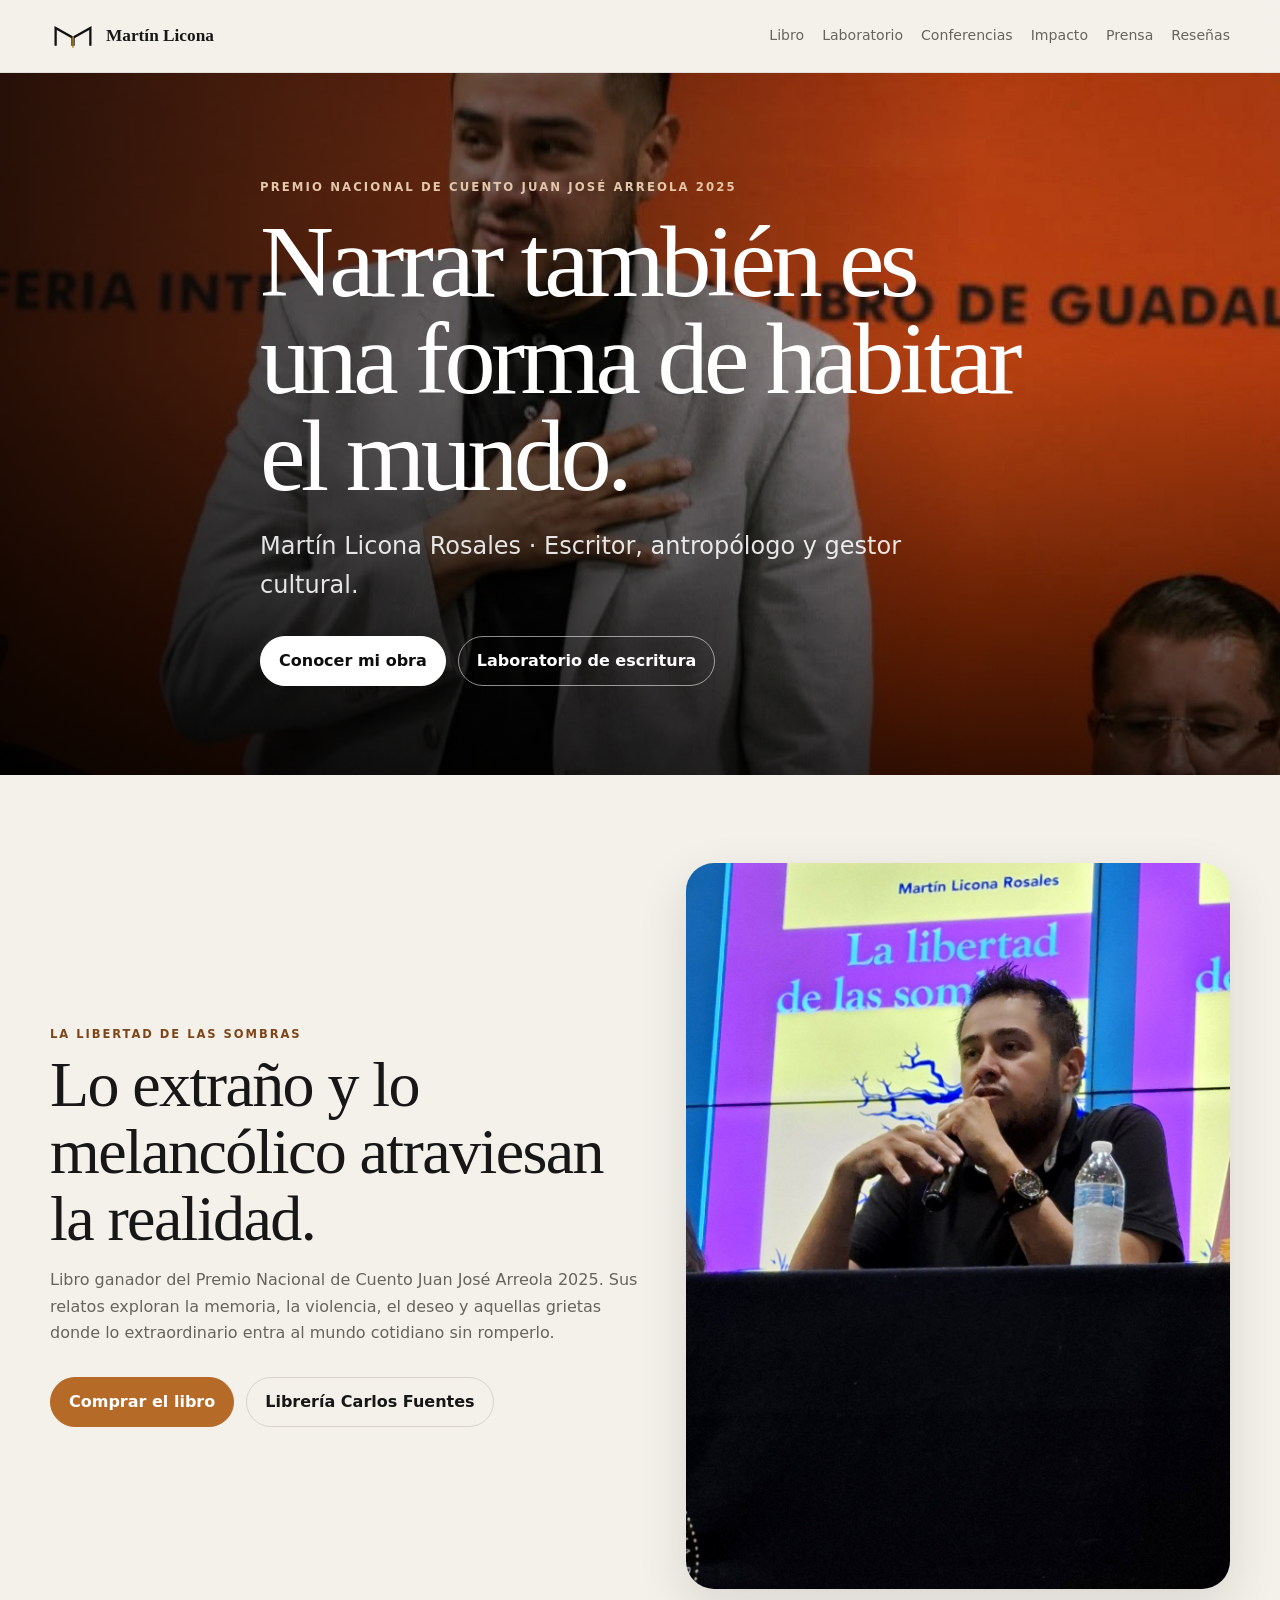
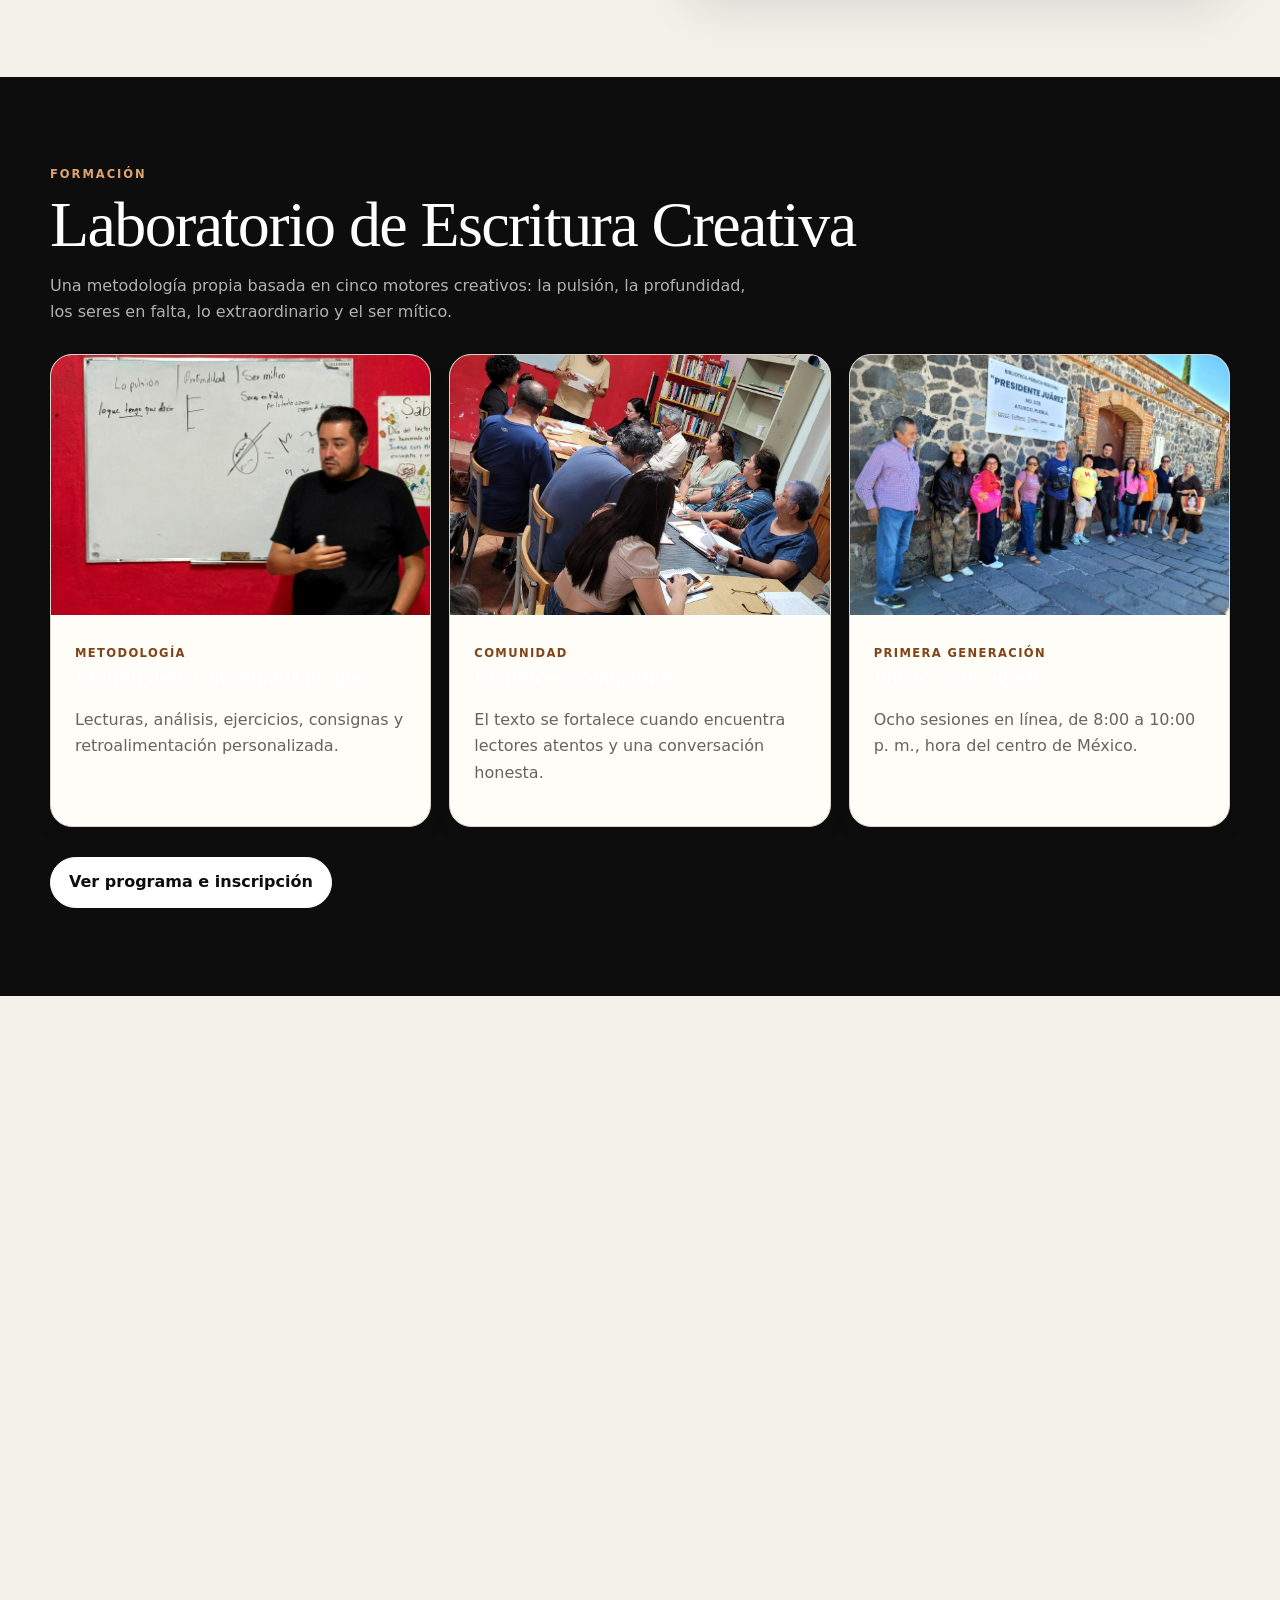
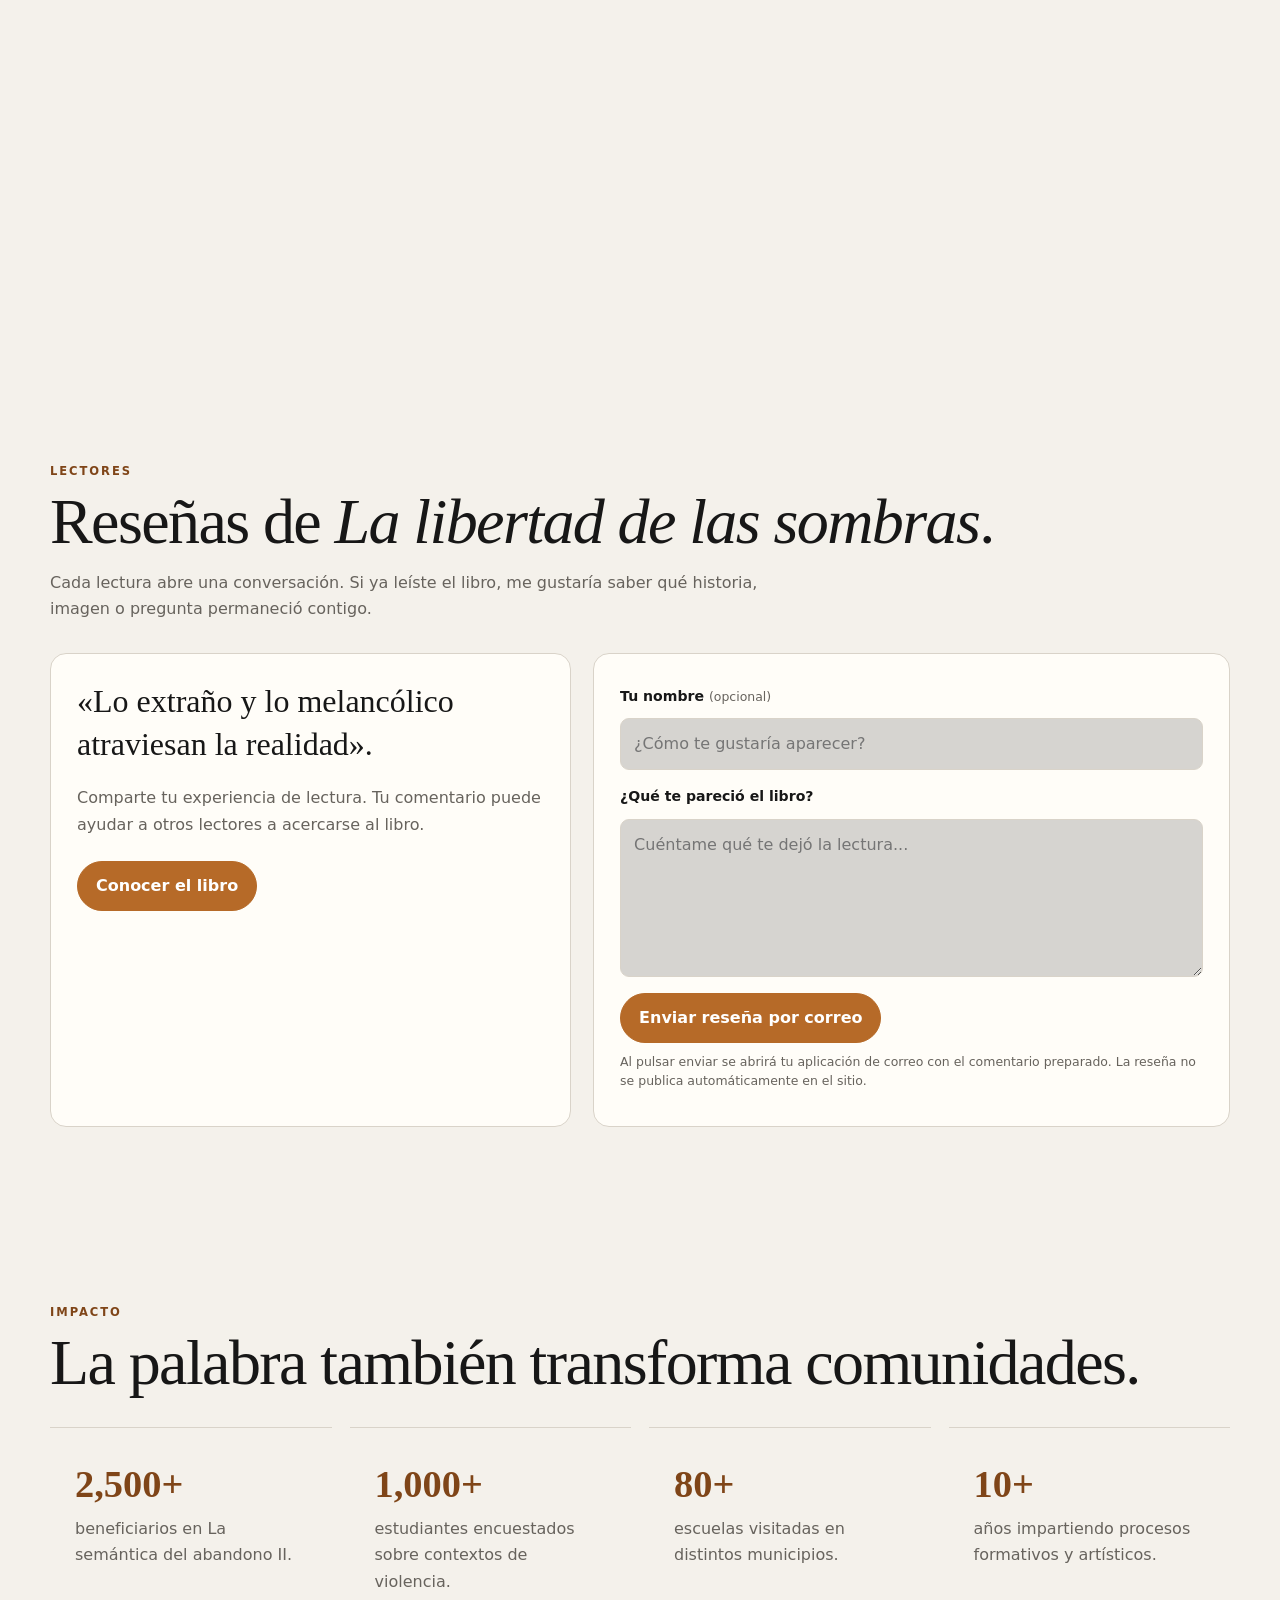
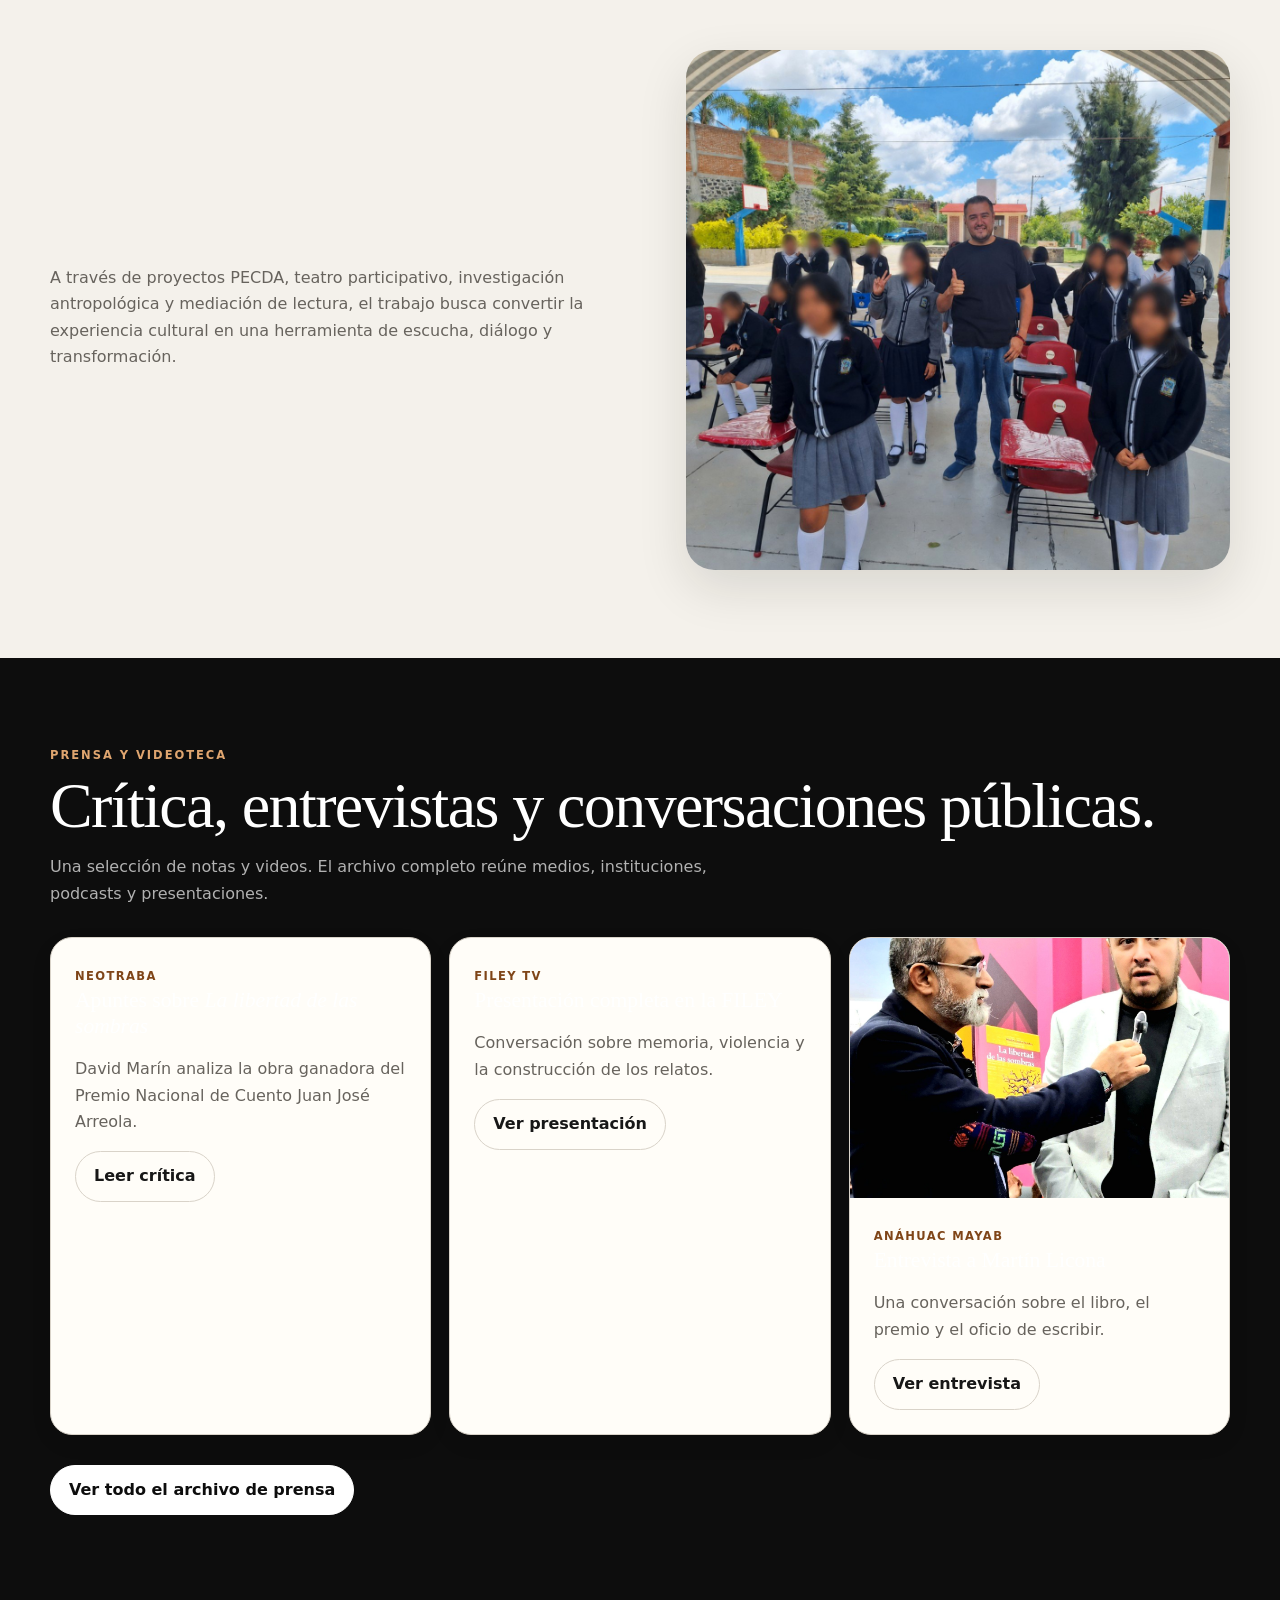
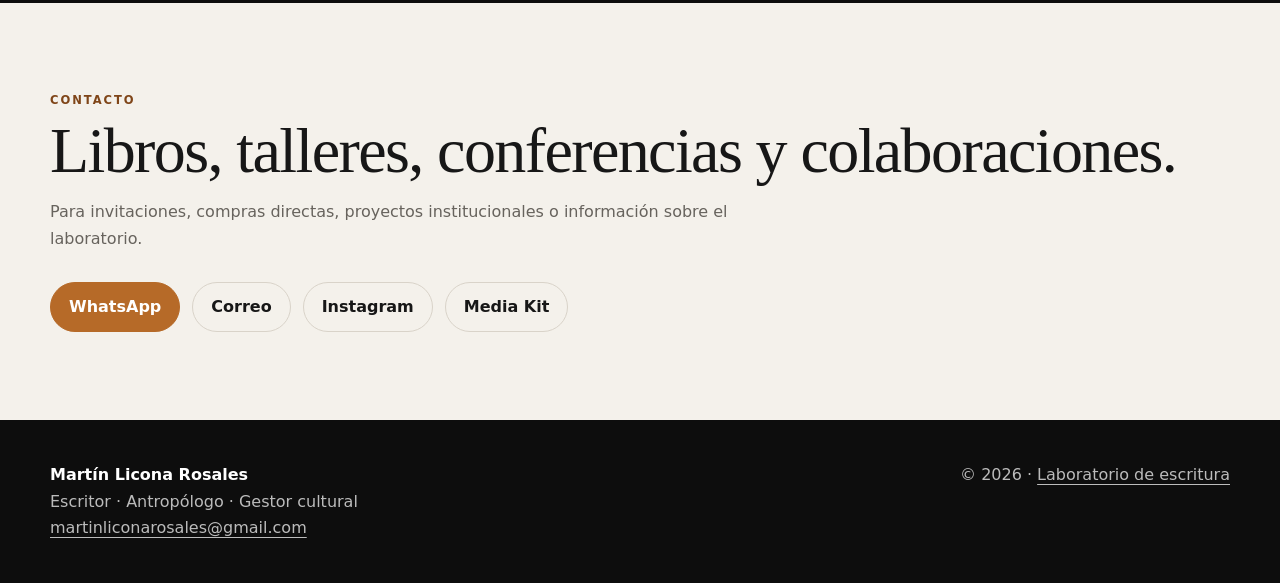
<file: index.html>
<!doctype html>
<html lang="es-MX">
<head>
<meta charset="utf-8">
<meta name="viewport" content="width=device-width, initial-scale=1">
<title>Martín Licona | Escritor, antropólogo y gestor cultural</title>
<meta name="description" content="Sitio oficial de Martín Licona Rosales, autor de La libertad de las sombras, Premio Nacional de Cuento Juan José Arreola 2025.">
<meta name="author" content="Martín Licona Rosales">
<meta name="robots" content="index, follow, max-image-preview:large">
<link rel="canonical" href="https://martinlicona.com/">
<link rel="icon" href="/favicon.svg" type="image/svg+xml">
<link rel="stylesheet" href="/style.css?v=20260730">

<meta property="og:type" content="website">
<meta property="og:locale" content="es_MX">
<meta property="og:site_name" content="Martín Licona">
<meta property="og:title" content="Martín Licona | Narrar también es una forma de habitar el mundo">
<meta property="og:description" content="Escritor, antropólogo y gestor cultural. Autor de La libertad de las sombras.">
<meta property="og:url" content="https://martinlicona.com/">
<meta property="og:image" content="https://martinlicona.com/hero-fil.jpg">

<script async src="https://www.googletagmanager.com/gtag/js?id=G-5NNXHSB6NN"></script>
<script>
window.dataLayer=window.dataLayer||[];
function gtag(){dataLayer.push(arguments);}
gtag('js',new Date());
gtag('config','G-5NNXHSB6NN');
</script>

<script type="application/ld+json">
{
  "@context":"https://schema.org",
  "@type":"Person",
  "name":"Martín Licona Rosales",
  "alternateName":"Martín Licona",
  "url":"https://martinlicona.com/",
  "image":"https://martinlicona.com/hero-fil.jpg",
  "jobTitle":["Escritor","Antropólogo","Gestor cultural"],
  "award":"Premio Nacional de Cuento Juan José Arreola 2025"
}
</script>
</head>
<body>

<header class="site-header">
  <div class="container nav">
    <a class="brand" href="/" aria-label="Martín Licona, inicio"><img src="/logo-martin-licona.svg" alt="" width="48" height="32"><span>Martín Licona</span></a>
    <button class="menu-toggle" aria-label="Abrir menú">Menú</button>
    <nav class="nav-links" aria-label="Navegación principal">
      <a href="#libro">Libro</a>
      <a href="/laboratorio.html">Laboratorio</a>
      <a href="#conferencias">Conferencias</a>
      <a href="#impacto">Impacto</a>
      <a href="/prensa.html">Prensa</a>
     <a href="#resenas">Reseñas</a>
    </nav>
  </div>
</header>

<main>
<section class="hero">
  <img src="/hero-fil.jpg" alt="Martín Licona en la Feria Internacional del Libro de Guadalajara">
  <div class="container hero-content">
    <p class="eyebrow">Premio Nacional de Cuento Juan José Arreola 2025</p>
    <h1>Narrar también es una forma de habitar el mundo.</h1>
    <p class="hero-lead">Martín Licona Rosales · Escritor, antropólogo y gestor cultural.</p>
    <div class="actions">
      <a class="btn light" href="#libro">Conocer mi obra</a>
      <a class="btn outline" href="/laboratorio.html">Laboratorio de escritura</a>
    </div>
  </div>
</section>

<section class="section" id="libro">
  <div class="container split reveal">
    <div>
      <p class="kicker">La libertad de las sombras</p>
      <h2>Lo extraño y lo melancólico atraviesan la realidad.</h2>
      <p class="section-intro">Libro ganador del Premio Nacional de Cuento Juan José Arreola 2025. Sus relatos exploran la memoria, la violencia, el deseo y aquellas grietas donde lo extraordinario entra al mundo cotidiano sin romperlo.</p>
      <div class="actions">
        <a class="btn accent" href="/pago.html">Comprar el libro</a>
        <a class="btn soft" href="https://www.libreriacarlosfuentes.mx/es/producto/libertad-de-las-sombras-la" target="_blank" rel="noopener">Librería Carlos Fuentes</a>
      </div>
    </div>
    <img src="/libro-presentacion.jpg" alt="Martín Licona presenta La libertad de las sombras">
  </div>
</section>

<section class="section dark">
  <div class="container reveal">
    <p class="kicker">Formación</p>
    <h2>Laboratorio de Escritura Creativa</h2>
    <p class="section-intro">Una metodología propia basada en cinco motores creativos: la pulsión, la profundidad, los seres en falta, lo extraordinario y el ser mítico.</p>
    <div class="grid-3" style="margin-top:28px">
      <article class="card">
        <img src="/laboratorio-pizarron.jpg" alt="Martín Licona explica su metodología frente al pizarrón">
        <div class="card-body"><span class="meta">Metodología</span><h3>Escribir desde una mirada propia</h3><p>Lecturas, análisis, ejercicios, consignas y retroalimentación personalizada.</p></div>
      </article>
      <article class="card">
        <img src="/laboratorio-grupo.jpg" alt="Participantes del taller de escritura">
        <div class="card-body"><span class="meta">Comunidad</span><h3>Un proceso compartido</h3><p>El texto se fortalece cuando encuentra lectores atentos y una conversación honesta.</p></div>
      </article>
      <article class="card">
        <img src="/laboratorio-biblioteca.jpg" alt="Grupo de participantes en una biblioteca">
        <div class="card-body"><span class="meta">Primera generación</span><h3>Inicio: 25 de agosto</h3><p>Ocho sesiones en línea, de 8:00 a 10:00 p. m., hora del centro de México.</p></div>
      </article>
    </div>
    <div class="actions">
      <a class="btn light" href="/laboratorio.html">Ver programa e inscripción</a>
    </div>
  </div>
</section>

<section class="section" id="conferencias">
  <div class="container split reveal">
    <img src="/conferencia-atril.jpg" alt="Martín Licona ofrece una conferencia">
    <div>
      <p class="kicker">Conferencias y talleres</p>
      <h2>Literatura, antropología y cultura de paz.</h2>
      <p class="section-intro">Diseño e impartición de conferencias, charlas y procesos formativos para escuelas, universidades, instituciones culturales y públicos especializados.</p>
      <div class="grid-2" style="margin-top:24px">
        <div class="method-card"><strong>Literatura y escritura</strong><span>Talleres, cafés literarios, mediación lectora y formación de autores.</span></div>
        <div class="method-card"><strong>Violencia y cultura de paz</strong><span>Trabajo con adolescentes, familias, docentes y comunidades escolares.</span></div>
        <div class="method-card"><strong>Antropología</strong><span>Memoria, comunidad, adolescencias, migración y procesos culturales.</span></div>
        <div class="method-card"><strong>Gestión cultural</strong><span>Diseño de proyectos, festivales, laboratorios y programas de impacto social.</span></div>
      </div>
    </div>
  </div>
</section>

<section class="section" id="resenas">
  <div class="container reveal">
    <div class="section-head">
      <div>
        <p class="kicker">Lectores</p>
        <h2>Reseñas de <em>La libertad de las sombras</em>.</h2>
        <p class="section-intro">
          Cada lectura abre una conversación. Si ya leíste el libro, me gustaría saber
          qué historia, imagen o pregunta permaneció contigo.
        </p>
      </div>
    </div>

    <div class="review-layout">
      <div class="review-invitation">
        <p class="review-quote">«Lo extraño y lo melancólico atraviesan la realidad».</p>
        <p>
          Comparte tu experiencia de lectura. Tu comentario puede ayudar a otros lectores
          a acercarse al libro.
        </p>
        <a class="btn accent" href="/pago.html">Conocer el libro</a>
      </div>

      <form class="review-form" id="reviewForm">
        <label for="reviewName">Tu nombre <span>(opcional)</span></label>
        <input id="reviewName" name="nombre" type="text" maxlength="80"
               placeholder="¿Cómo te gustaría aparecer?">

        <label for="reviewText">¿Qué te pareció el libro?</label>
        <textarea id="reviewText" name="resena" rows="5" maxlength="1500"
                  placeholder="Cuéntame qué te dejó la lectura..." required></textarea>

        <button class="btn accent" type="submit">Enviar reseña por correo</button>
        <p class="review-note">
          Al pulsar enviar se abrirá tu aplicación de correo con el comentario preparado.
          La reseña no se publica automáticamente en el sitio.
        </p>
        <p class="review-status" id="reviewStatus" aria-live="polite"></p>
      </form>
    </div>
  </div>
</section>

<style>
  #resenas .review-layout {
    display: grid;
    grid-template-columns: .9fr 1.1fr;
    gap: 22px;
    align-items: stretch;
    margin-top: 24px;
  }
  #resenas .review-invitation,
  #resenas .review-form {
    padding: 26px;
    border: 1px solid var(--line, rgba(184,134,40,.35));
    border-radius: 16px;
    background: var(--surface, rgba(255,255,255,.025));
  }
  #resenas .review-quote {
    margin: 0 0 18px;
    color: var(--text, inherit);
    font: 400 clamp(1.35rem, 2.6vw, 2rem)/1.35 Georgia, serif;
  }
  #resenas .review-invitation p:not(.review-quote) {
    color: var(--muted, inherit);
    line-height: 1.7;
    margin-bottom: 22px;
  }
  #resenas .review-form {
    display: flex;
    flex-direction: column;
    gap: 10px;
  }
  #resenas .review-form label {
    margin-top: 5px;
    font-size: .88rem;
    font-weight: 700;
  }
  #resenas .review-form label span,
  #resenas .review-note {
    color: var(--muted, #999);
    font-size: .78rem;
    font-weight: 400;
  }
  #resenas .review-form input,
  #resenas .review-form textarea {
    width: 100%;
    box-sizing: border-box;
    padding: 12px 13px;
    border: 1px solid var(--line, rgba(255,255,255,.2));
    border-radius: 9px;
    background: rgba(0,0,0,.16);
    color: var(--text, inherit);
    font: inherit;
  }
  #resenas .review-form textarea {
    resize: vertical;
    min-height: 125px;
  }
  #resenas .review-form input:focus,
  #resenas .review-form textarea:focus {
    outline: 2px solid var(--accent, #B88628);
    outline-offset: 2px;
  }
  #resenas .review-form button {
    align-self: flex-start;
    cursor: pointer;
    margin-top: 6px;
  }
  #resenas .review-note { line-height: 1.5; margin: 0; }
  #resenas .review-status { margin: 0; font-size: .82rem; color: var(--muted, inherit); }
  @media (max-width: 760px) {
    #resenas .review-layout { grid-template-columns: 1fr; }
    #resenas .review-invitation, #resenas .review-form { padding: 20px; }
  }
</style>

<script>
  (function () {
    const form = document.getElementById('reviewForm');
    if (!form) return;

    form.addEventListener('submit', function (event) {
      event.preventDefault();
      const name = document.getElementById('reviewName').value.trim();
      const review = document.getElementById('reviewText').value.trim();
      const status = document.getElementById('reviewStatus');

      if (!review) {
        status.textContent = 'Escribe tu comentario antes de enviarlo.';
        return;
      }

      const subject = encodeURIComponent('Reseña de La libertad de las sombras');
      const body = encodeURIComponent(
        'Nombre: ' + (name || 'No especificado') + '\n\n' +
        'Comentario:\n' + review
      );
      status.textContent = 'Se abrirá tu aplicación de correo para enviar el comentario.';
      window.location.href =
        'mailto:martinliconarosales@gmail.com?subject=' + subject + '&body=' + body;
    });
  })();
</script>

<section class="section" id="impacto">
  <div class="container reveal">
    <div class="section-head">
      <div>
        <p class="kicker">Impacto</p>
        <h2>La palabra también transforma comunidades.</h2>
      </div>
    </div>
    <div class="grid-4">
      <div class="stat"><strong>2,500+</strong><span>beneficiarios en La semántica del abandono II.</span></div>
      <div class="stat"><strong>1,000+</strong><span>estudiantes encuestados sobre contextos de violencia.</span></div>
      <div class="stat"><strong>80+</strong><span>escuelas visitadas en distintos municipios.</span></div>
      <div class="stat"><strong>10+</strong><span>años impartiendo procesos formativos y artísticos.</span></div>
    </div>
    <div class="split" style="margin-top:30px">
      <div>
        <p class="section-intro">A través de proyectos PECDA, teatro participativo, investigación antropológica y mediación de lectura, el trabajo busca convertir la experiencia cultural en una herramienta de escucha, diálogo y transformación.</p>
      </div>
      <img src="/impacto-escuela.jpg" alt="Martín Licona durante una actividad con estudiantes">
    </div>
  </div>
</section>

<section class="section dark" id="prensa">
  <div class="container reveal">
    <div class="section-head">
      <div>
        <p class="kicker">Prensa y videoteca</p>
        <h2>Crítica, entrevistas y conversaciones públicas.</h2>
        <p class="section-intro">Una selección de notas y videos. El archivo completo reúne medios, instituciones, podcasts y presentaciones.</p>
      </div>
    </div>
    <div class="grid-3">
      <article class="card">
        <div class="card-body">
          <span class="meta">NEOTRABA</span>
          <h3>Apuntes sobre <em>La libertad de las sombras</em></h3>
          <p>David Marín analiza la obra ganadora del Premio Nacional de Cuento Juan José Arreola.</p>
          <a class="btn soft" href="https://neotraba.com/apuntes-sobre-la-libertad-de-las-sombras-martin-licona/" target="_blank" rel="noopener">Leer crítica</a>
        </div>
      </article>
      <article class="card">
        <div class="card-body">
          <span class="meta">FILEY TV</span>
          <h3>Presentación completa en la FILEY</h3>
          <p>Conversación sobre memoria, violencia y la construcción de los relatos.</p>
          <a class="btn soft" href="https://www.youtube.com/live/K5e3qRDDuYQ" target="_blank" rel="noopener">Ver presentación</a>
        </div>
      </article>
      <article class="card">
        <img src="/prensa-entrevista.jpg" alt="Entrevista a Martín Licona">
        <div class="card-body">
          <span class="meta">Anáhuac Mayab</span>
          <h3>Entrevista a Martín Licona</h3>
          <p>Una conversación sobre el libro, el premio y el oficio de escribir.</p>
          <a class="btn soft" href="https://youtu.be/drm-K2Q61ug" target="_blank" rel="noopener">Ver entrevista</a>
        </div>
      </article>
    </div>
    <div class="actions">
      <a class="btn light" href="/prensa.html">Ver todo el archivo de prensa</a>
    </div>
  </div>
</section>

<section class="section" id="contacto">
  <div class="container reveal">
    <p class="kicker">Contacto</p>
    <h2>Libros, talleres, conferencias y colaboraciones.</h2>
    <p class="section-intro">Para invitaciones, compras directas, proyectos institucionales o información sobre el laboratorio.</p>
    <div class="actions">
      <a class="btn accent" href="https://wa.me/522224740583" target="_blank" rel="noopener">WhatsApp</a>
      <a class="btn soft" href="mailto:martinliconarosales@gmail.com">Correo</a><a class="btn soft" href="https://www.instagram.com/martin_licona" target="_blank" rel="noopener">Instagram</a>
      <a class="btn soft" href="/KIT%20DE%20PRENSA%20MLR.pdf" target="_blank" rel="noopener">Media Kit</a>
    </div>
  </div>
</section>
</main>

<footer class="footer">
  <div class="container footer-row">
    <div><strong>Martín Licona Rosales</strong><br>Escritor · Antropólogo · Gestor cultural<br><a href="mailto:martinliconarosales@gmail.com">martinliconarosales@gmail.com</a></div>
    <div>© <span data-year></span> · <a href="/laboratorio.html">Laboratorio de escritura</a></div>
  </div>
</footer>

<script src="/script.js?v=20260730"></script>
</body>
</html>
</file>
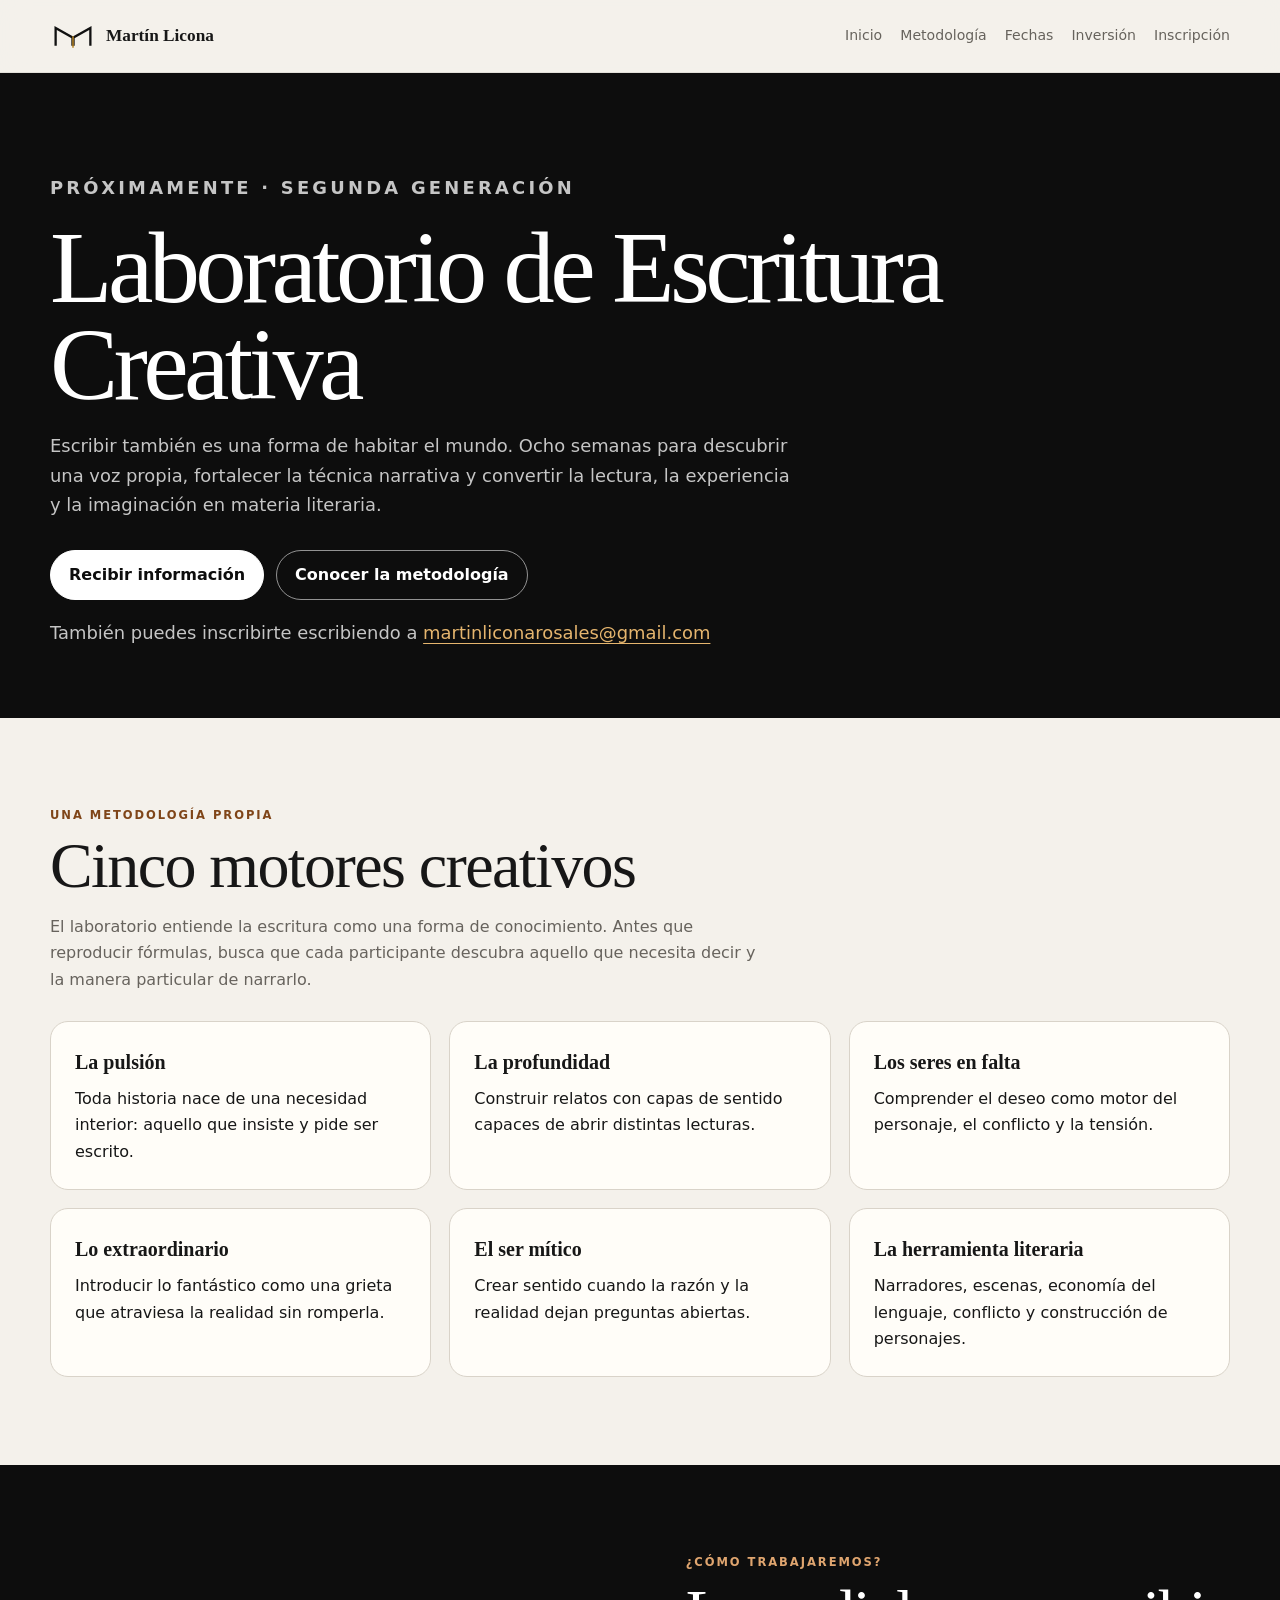
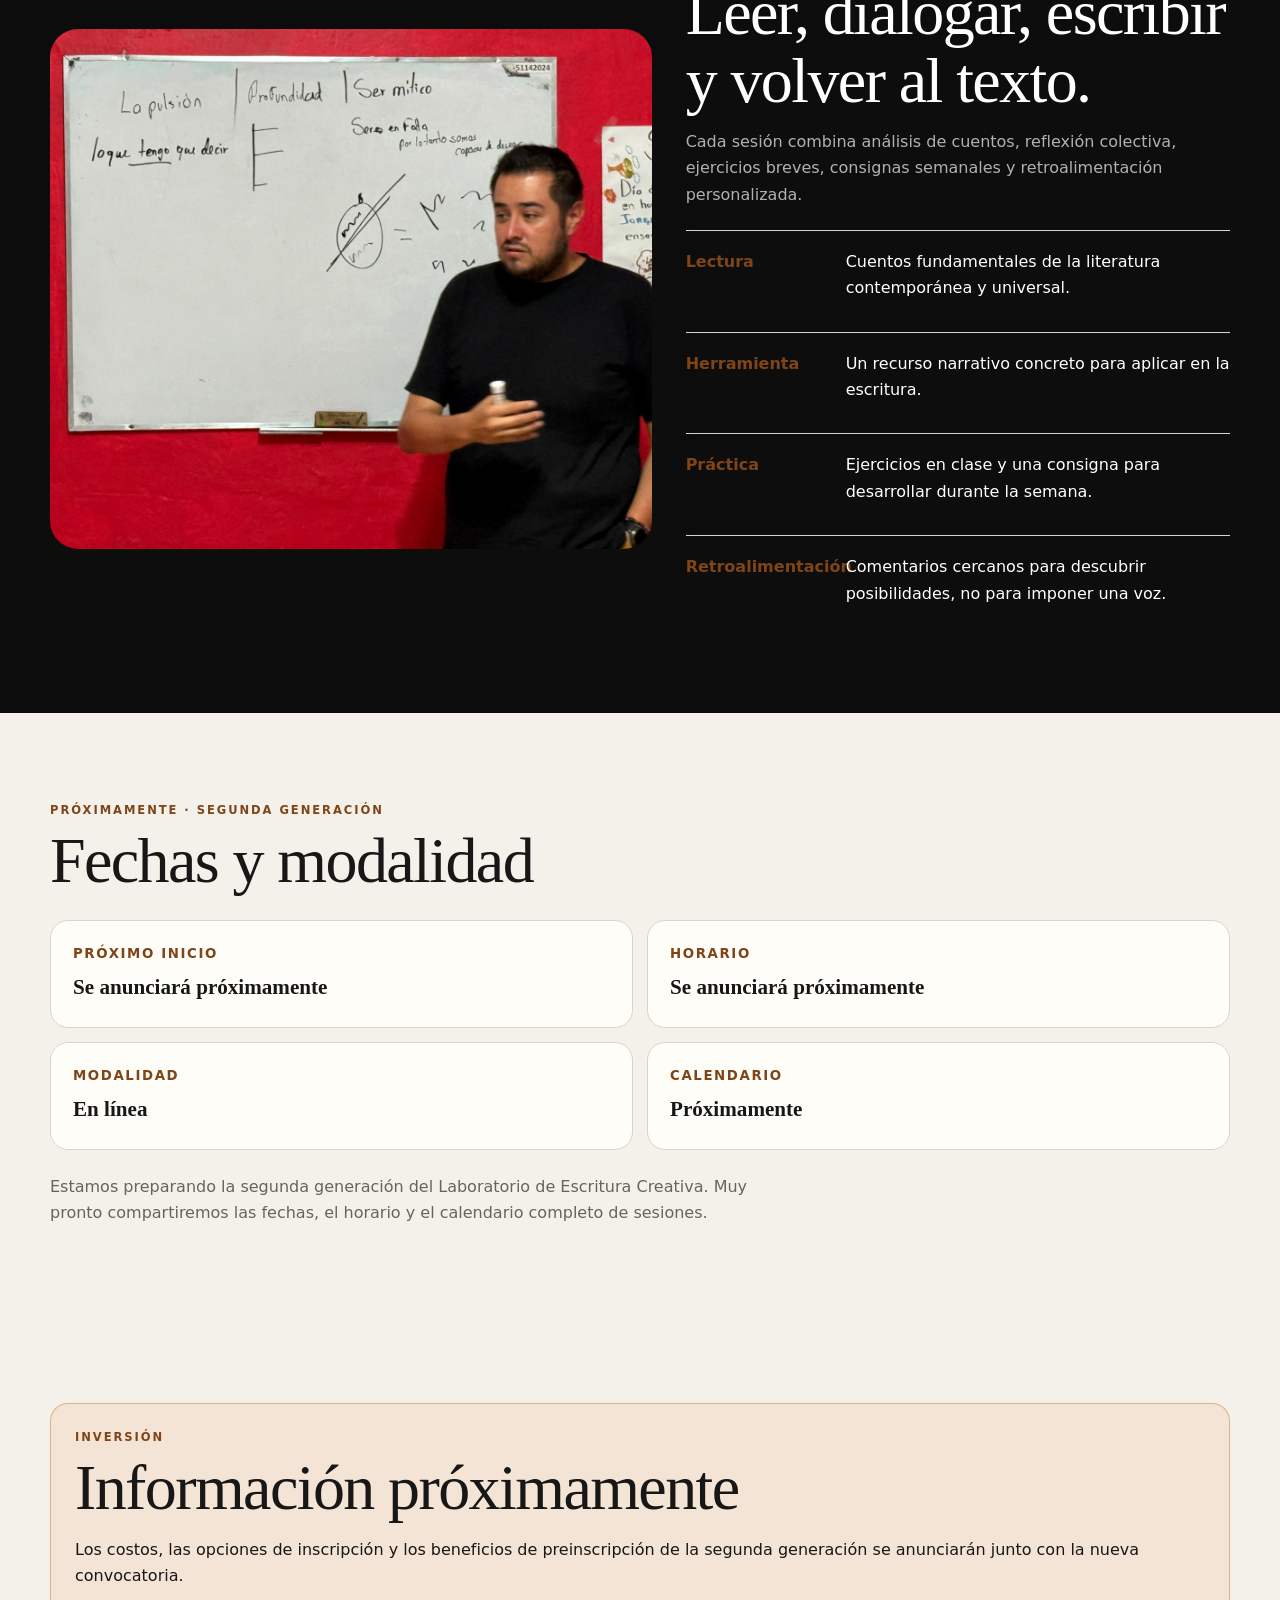
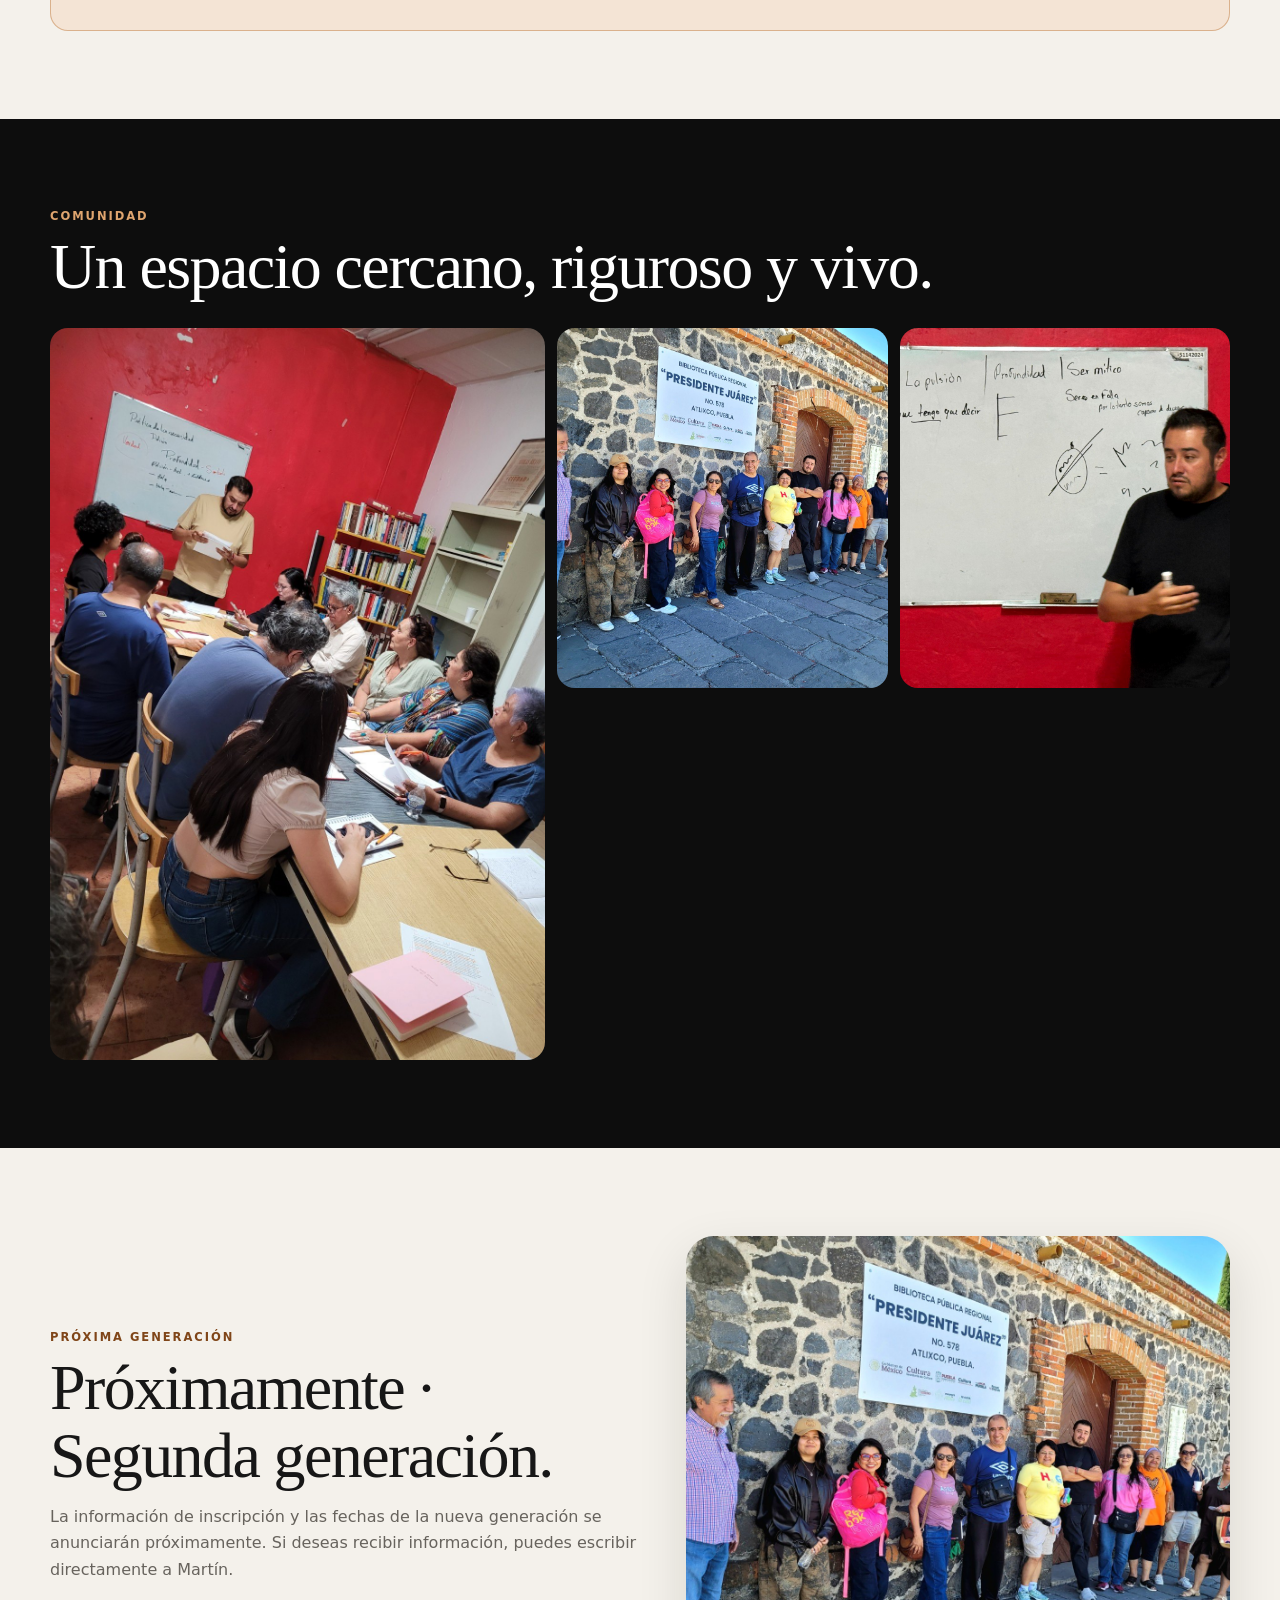
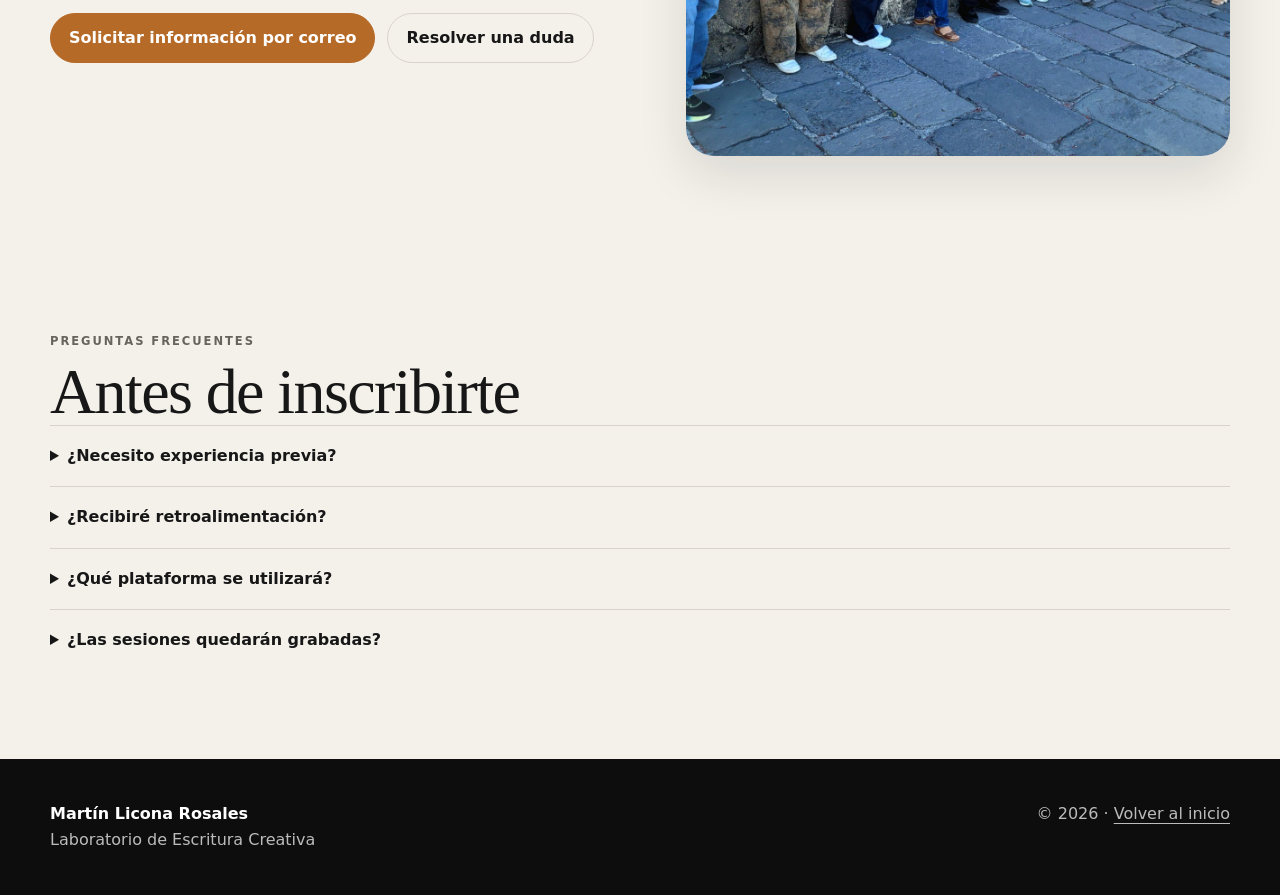
<file: laboratorio.html>
<!doctype html>
<html lang="es-MX">
<head>
<meta charset="utf-8">
<meta name="viewport" content="width=device-width, initial-scale=1">
<title>Laboratorio de Escritura Creativa en línea | Martín Licona</title>
<meta name="description" content="Laboratorio de Escritura Creativa en línea con Martín Licona. Próximamente segunda generación. Metodología propia y retroalimentación personalizada.">
<meta name="robots" content="index, follow, max-image-preview:large">
<link rel="canonical" href="https://martinlicona.com/laboratorio.html">
<link rel="icon" href="/favicon.svg" type="image/svg+xml">
<link rel="stylesheet" href="/style.css?v=20260730">
<meta property="og:type" content="website">
<meta property="og:locale" content="es_MX">
<meta property="og:title" content="Laboratorio de Escritura Creativa en línea">
<meta property="og:description" content="Escribir también es una forma de habitar el mundo. Próximamente, segunda generación.">
<meta property="og:url" content="https://martinlicona.com/laboratorio.html">
<meta property="og:image" content="https://martinlicona.com/laboratorio-pizarron.jpg">
<script async src="https://www.googletagmanager.com/gtag/js?id=G-5NNXHSB6NN"></script>
<script>
window.dataLayer=window.dataLayer||[];
function gtag(){dataLayer.push(arguments);}
gtag('js',new Date());
gtag('config','G-5NNXHSB6NN');
</script>
<script type="application/ld+json">
{
  "@context":"https://schema.org",
  "@type":"Course",
  "name":"Laboratorio de Escritura Creativa",
  "description":"Programa en línea con una metodología propia basada en cinco motores creativos.",
  "provider":{"@type":"Person","name":"Martín Licona Rosales","url":"https://martinlicona.com/"},
  "courseMode":"online",
  "inLanguage":"es-MX",
  "url":"https://martinlicona.com/laboratorio.html"
}
</script>
</head>
<body>
<header class="site-header">
  <div class="container nav">
    <a class="brand" href="/" aria-label="Martín Licona, inicio"><img src="/logo-martin-licona.svg" alt="" width="48" height="32"><span>Martín Licona</span></a>
    <button class="menu-toggle" aria-label="Abrir menú">Menú</button>
    <nav class="nav-links">
      <a href="/">Inicio</a>
      <a href="#metodologia">Metodología</a>
      <a href="#fechas">Fechas</a>
      <a href="#inversion">Inversión</a>
      <a href="#inscripcion">Inscripción</a>
    </nav>
  </div>
</header>
<main>
<section class="page-hero">
  <div class="container">
    <p class="eyebrow">Próximamente · Segunda generación</p>
    <h1>Laboratorio de Escritura Creativa</h1>
    <p>Escribir también es una forma de habitar el mundo. Ocho semanas para descubrir una voz propia, fortalecer la técnica narrativa y convertir la lectura, la experiencia y la imaginación en materia literaria.</p>
    <div class="actions">
      <a class="btn light" href="#inscripcion">Recibir información</a>
      <a class="btn outline" href="#metodologia">Conocer la metodología</a></div><p class="email-note">También puedes inscribirte escribiendo a <a href="mailto:martinliconarosales@gmail.com?subject=Inscripción%20al%20Laboratorio%20de%20Escritura%20Creativa">martinliconarosales@gmail.com</a></p><div>
    </div>
  </div>
</section>
<section class="section" id="metodologia">
  <div class="container reveal">
    <p class="kicker">Una metodología propia</p>
    <h2>Cinco motores creativos</h2>
    <p class="section-intro">El laboratorio entiende la escritura como una forma de conocimiento. Antes que reproducir fórmulas, busca que cada participante descubra aquello que necesita decir y la manera particular de narrarlo.</p>
    <div class="grid-3" style="margin-top:28px">
      <div class="method-card"><strong>La pulsión</strong><span>Toda historia nace de una necesidad interior: aquello que insiste y pide ser escrito.</span></div>
      <div class="method-card"><strong>La profundidad</strong><span>Construir relatos con capas de sentido capaces de abrir distintas lecturas.</span></div>
      <div class="method-card"><strong>Los seres en falta</strong><span>Comprender el deseo como motor del personaje, el conflicto y la tensión.</span></div>
      <div class="method-card"><strong>Lo extraordinario</strong><span>Introducir lo fantástico como una grieta que atraviesa la realidad sin romperla.</span></div>
      <div class="method-card"><strong>El ser mítico</strong><span>Crear sentido cuando la razón y la realidad dejan preguntas abiertas.</span></div>
      <div class="method-card"><strong>La herramienta literaria</strong><span>Narradores, escenas, economía del lenguaje, conflicto y construcción de personajes.</span></div>
    </div>
  </div>
</section>
<section class="section dark">
  <div class="container split reveal">
    <img src="/laboratorio-pizarron.jpg" alt="Martín Licona explica los motores creativos del laboratorio">
    <div>
      <p class="kicker">¿Cómo trabajaremos?</p>
      <h2>Leer, dialogar, escribir y volver al texto.</h2>
      <p class="section-intro">Cada sesión combina análisis de cuentos, reflexión colectiva, ejercicios breves, consignas semanales y retroalimentación personalizada.</p>
      <div class="timeline" style="margin-top:22px">
        <article><strong>Lectura</strong><span>Cuentos fundamentales de la literatura contemporánea y universal.</span></article>
        <article><strong>Herramienta</strong><span>Un recurso narrativo concreto para aplicar en la escritura.</span></article>
        <article><strong>Práctica</strong><span>Ejercicios en clase y una consigna para desarrollar durante la semana.</span></article>
        <article><strong>Retroalimentación</strong><span>Comentarios cercanos para descubrir posibilidades, no para imponer una voz.</span></article>
      </div>
    </div>
  </div>
</section>
<section class="section" id="fechas">
  <div class="container reveal">
    <p class="kicker">Próximamente · Segunda generación</p>
    <h2>Fechas y modalidad</h2>
    <div class="info-grid" style="margin-top:26px">
      <div class="info-box"><small>Próximo inicio</small><strong>Se anunciará próximamente</strong></div>
      <div class="info-box"><small>Horario</small><strong>Se anunciará próximamente</strong></div>
      <div class="info-box"><small>Modalidad</small><strong>En línea</strong></div>
      <div class="info-box"><small>Calendario</small><strong>Próximamente</strong></div>
    </div>
    <p class="section-intro" style="margin-top:24px">Estamos preparando la segunda generación del Laboratorio de Escritura Creativa. Muy pronto compartiremos las fechas, el horario y el calendario completo de sesiones.</p>
  </div>
</section>
<section class="section" id="inversion">
  <div class="container reveal">
    <div class="notice">
      <p class="kicker">Inversión</p>
      <h2>Información próximamente</h2>
      <p>Los costos, las opciones de inscripción y los beneficios de preinscripción de la segunda generación se anunciarán junto con la nueva convocatoria.</p>
    </div>
  </div>
</section>
<section class="section dark">
  <div class="container reveal">
    <p class="kicker">Comunidad</p>
    <h2>Un espacio cercano, riguroso y vivo.</h2>
    <div class="gallery" style="margin-top:28px">
      <img src="/laboratorio-grupo.jpg" alt="Sesión presencial del laboratorio">
      <img src="/laboratorio-biblioteca.jpg" alt="Participantes del laboratorio en una biblioteca">
      <img src="/laboratorio-pizarron.jpg" alt="Explicación de la metodología del laboratorio">
    </div>
  </div>
</section>
<section class="section" id="inscripcion">
  <div class="container split reveal">
    <div>
      <p class="kicker">Próxima generación</p>
      <h2>Próximamente · Segunda generación.</h2>
      <p class="section-intro">La información de inscripción y las fechas de la nueva generación se anunciarán próximamente. Si deseas recibir información, puedes escribir directamente a Martín.</p>
      <div class="actions">
        <a class="btn accent" href="mailto:martinliconarosales@gmail.com?subject=Información%20sobre%20la%20segunda%20generación%20del%20Laboratorio">Solicitar información por correo</a>
        <a class="btn soft" href="https://wa.me/522224740583?text=Hola%2C%20Mart%C3%ADn.%20Quiero%20recibir%20informaci%C3%B3n%20sobre%20la%20segunda%20generaci%C3%B3n%20del%20Laboratorio%20de%20Escritura%20Creativa." target="_blank" rel="noopener">Resolver una duda</a>
      </div>
    </div>
    <img src="/laboratorio-biblioteca.jpg" alt="Comunidad del laboratorio de escritura">
  </div>
</section>
<section class="section faq">
  <div class="container reveal">
    <p class="kicker">Preguntas frecuentes</p>
    <h2>Antes de inscribirte</h2>
    <details><summary>¿Necesito experiencia previa?</summary><p>No. El laboratorio recibe tanto a quienes comienzan como a autores que desean fortalecer su proceso.</p></details>
    <details><summary>¿Recibiré retroalimentación?</summary><p>Sí. El grupo será reducido para garantizar comentarios cercanos y útiles sobre los textos.</p></details>
    <details><summary>¿Qué plataforma se utilizará?</summary><p>Las sesiones se realizarán por videoconferencia. El enlace y las indicaciones se enviarán a las personas inscritas.</p></details>
    <details><summary>¿Las sesiones quedarán grabadas?</summary><p>Las condiciones de acceso a las grabaciones se informarán antes del inicio del laboratorio.</p></details>
  </div>
</section>
</main>
<footer class="footer">
  <div class="container footer-row">
    <div><strong>Martín Licona Rosales</strong><br>Laboratorio de Escritura Creativa</div>
    <div>© <span data-year></span> · <a href="/">Volver al inicio</a></div>
  </div>
</footer>
<script src="/script.js?v=20260730"></script>
</body>
</html>
</file>
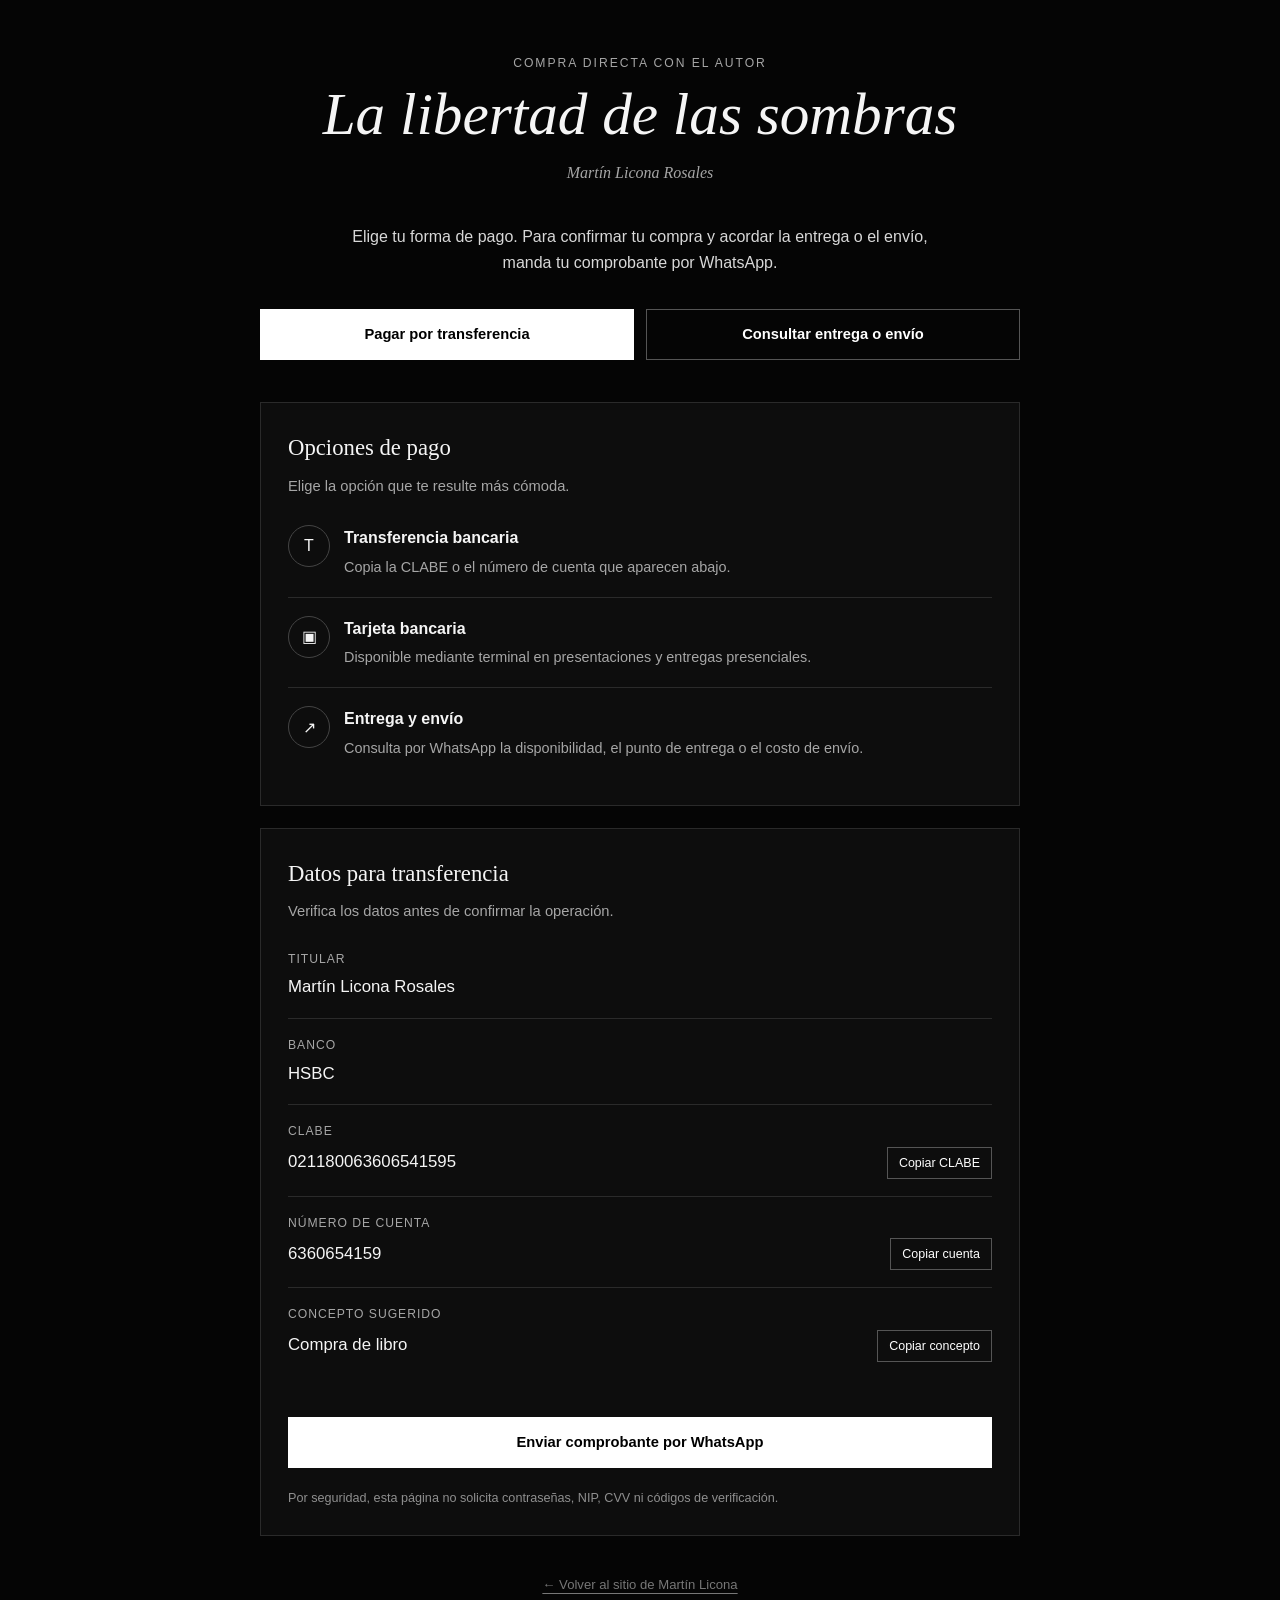
<file: pago.html>
<!DOCTYPE html>
<html lang="es">
<head>
  <meta charset="UTF-8">
  <meta name="viewport" content="width=device-width, initial-scale=1.0">
  <meta name="description" content="Opciones de compra y pago de La libertad de las sombras, de Martín Licona Rosales.">
  <meta name="theme-color" content="#000000">
  <title>Comprar La libertad de las sombras | Martín Licona</title>

  <style>
    :root{
      --bg:#050505;
      --panel:#0d0d0d;
      --text:#f5f5f5;
      --muted:#a6a6a6;
      --line:#2a2a2a;
      --soft:#171717;
      --white:#ffffff;
      --black:#000000;
    }

    *{box-sizing:border-box}

    html{scroll-behavior:smooth}

    body{
      margin:0;
      background:var(--bg);
      color:var(--text);
      font-family:Georgia, "Times New Roman", serif;
      line-height:1.6;
    }

    a{color:inherit}

    .wrap{
      width:min(760px, calc(100% - 36px));
      margin:0 auto;
      padding:54px 0 42px;
    }

    .eyebrow{
      margin:0 0 10px;
      color:var(--muted);
      font-family:Arial, Helvetica, sans-serif;
      font-size:.76rem;
      letter-spacing:.16em;
      text-transform:uppercase;
      text-align:center;
    }

    h1{
      margin:0;
      font-size:clamp(2rem, 7vw, 3.7rem);
      font-weight:normal;
      line-height:1.08;
      text-align:center;
    }

    .author{
      margin:13px 0 0;
      color:var(--muted);
      text-align:center;
      font-style:italic;
    }

    .intro{
      max-width:590px;
      margin:38px auto 0;
      color:#d8d8d8;
      text-align:center;
      font-family:Arial, Helvetica, sans-serif;
      font-size:1rem;
    }

    .actions{
      display:grid;
      grid-template-columns:repeat(2, minmax(0, 1fr));
      gap:12px;
      margin:34px 0 42px;
    }

    .button{
      display:flex;
      align-items:center;
      justify-content:center;
      min-height:51px;
      padding:12px 16px;
      border:1px solid var(--white);
      background:var(--white);
      color:var(--black);
      text-decoration:none;
      font-family:Arial, Helvetica, sans-serif;
      font-size:.92rem;
      font-weight:bold;
      cursor:pointer;
      transition:.2s ease;
    }

    .button:hover{
      background:#d9d9d9;
      border-color:#d9d9d9;
    }

    .button.secondary{
      background:transparent;
      color:var(--white);
      border-color:#555;
    }

    .button.secondary:hover{
      border-color:var(--white);
      background:var(--soft);
    }

    .section{
      margin-top:22px;
      padding:27px;
      border:1px solid var(--line);
      background:var(--panel);
    }

    .section h2{
      margin:0 0 8px;
      font-size:1.42rem;
      font-weight:normal;
    }

    .section-note{
      margin:0 0 22px;
      color:var(--muted);
      font-family:Arial, Helvetica, sans-serif;
      font-size:.92rem;
    }

    .data-row{
      padding:17px 0;
      border-top:1px solid var(--line);
    }

    .data-row:first-of-type{
      border-top:0;
      padding-top:4px;
    }

    .label{
      display:block;
      margin-bottom:5px;
      color:var(--muted);
      font-family:Arial, Helvetica, sans-serif;
      font-size:.76rem;
      letter-spacing:.08em;
      text-transform:uppercase;
    }

    .value{
      display:flex;
      align-items:center;
      justify-content:space-between;
      gap:16px;
      font-family:Arial, Helvetica, sans-serif;
      font-size:1.05rem;
      overflow-wrap:anywhere;
    }

    .copy{
      flex:0 0 auto;
      padding:8px 11px;
      border:1px solid #555;
      background:transparent;
      color:var(--white);
      font-family:Arial, Helvetica, sans-serif;
      font-size:.78rem;
      cursor:pointer;
    }

    .copy:hover{
      border-color:var(--white);
    }

    .status{
      min-height:24px;
      margin:14px 0 0;
      color:#d8d8d8;
      font-family:Arial, Helvetica, sans-serif;
      font-size:.88rem;
      text-align:center;
    }

    .method{
      display:grid;
      grid-template-columns:42px 1fr;
      gap:14px;
      padding:18px 0;
      border-top:1px solid var(--line);
    }

    .method:first-of-type{
      border-top:0;
      padding-top:5px;
    }

    .icon{
      display:flex;
      align-items:center;
      justify-content:center;
      width:42px;
      height:42px;
      border:1px solid #444;
      border-radius:50%;
      font-family:Arial, Helvetica, sans-serif;
      font-size:1rem;
    }

    .method h3{
      margin:0;
      font-family:Arial, Helvetica, sans-serif;
      font-size:1rem;
    }

    .method p{
      margin:5px 0 0;
      color:var(--muted);
      font-family:Arial, Helvetica, sans-serif;
      font-size:.9rem;
    }

    .fine{
      margin:20px 0 0;
      color:#8f8f8f;
      font-family:Arial, Helvetica, sans-serif;
      font-size:.79rem;
    }

    footer{
      margin-top:38px;
      color:#777;
      font-family:Arial, Helvetica, sans-serif;
      font-size:.82rem;
      text-align:center;
    }

    footer a{
      text-underline-offset:4px;
    }

    @media (max-width:590px){
      .wrap{padding-top:39px}
      .actions{grid-template-columns:1fr}
      .section{padding:22px 19px}
      .value{
        align-items:flex-start;
        flex-direction:column;
        gap:10px;
      }
      .copy{width:100%}
    }
  </style>
</head>

<body>
  <main class="wrap">
    <p class="eyebrow">Compra directa con el autor</p>
    <h1><em>La libertad de las sombras</em></h1>
    <p class="author">Martín Licona Rosales</p>

    <p class="intro">
      Elige tu forma de pago. Para confirmar tu compra y acordar la entrega
      o el envío, manda tu comprobante por WhatsApp.
    </p>

    <div class="actions">
      <a class="button" href="#transferencia">Pagar por transferencia</a>
      <a class="button secondary"
         href="https://wa.me/522224740583?text=Hola%2C%20Mart%C3%ADn.%20Quiero%20comprar%20La%20libertad%20de%20las%20sombras.%20%C2%BFPodemos%20acordar%20la%20entrega%20o%20el%20env%C3%ADo%3F"
         target="_blank" rel="noopener">
        Consultar entrega o envío
      </a>
    </div>

    <section class="section" aria-labelledby="metodos">
      <h2 id="metodos">Opciones de pago</h2>
      <p class="section-note">Elige la opción que te resulte más cómoda.</p>

      <div class="method">
        <div class="icon" aria-hidden="true">T</div>
        <div>
          <h3>Transferencia bancaria</h3>
          <p>Copia la CLABE o el número de cuenta que aparecen abajo.</p>
        </div>
      </div>

      <div class="method">
        <div class="icon" aria-hidden="true">▣</div>
        <div>
          <h3>Tarjeta bancaria</h3>
          <p>Disponible mediante terminal en presentaciones y entregas presenciales.</p>
        </div>
      </div>

      <div class="method">
        <div class="icon" aria-hidden="true">↗</div>
        <div>
          <h3>Entrega y envío</h3>
          <p>Consulta por WhatsApp la disponibilidad, el punto de entrega o el costo de envío.</p>
        </div>
      </div>
    </section>

    <section class="section" id="transferencia" aria-labelledby="datos">
      <h2 id="datos">Datos para transferencia</h2>
      <p class="section-note">Verifica los datos antes de confirmar la operación.</p>

      <div class="data-row">
        <span class="label">Titular</span>
        <div class="value">
          <span>Martín Licona Rosales</span>
        </div>
      </div>

      <div class="data-row">
        <span class="label">Banco</span>
        <div class="value">
          <span>HSBC</span>
        </div>
      </div>

      <div class="data-row">
        <span class="label">CLABE</span>
        <div class="value">
          <span id="clabe">021180063606541595</span>
          <button class="copy" type="button" onclick="copyText('021180063606541595', 'CLABE')">
            Copiar CLABE
          </button>
        </div>
      </div>

      <div class="data-row">
        <span class="label">Número de cuenta</span>
        <div class="value">
          <span id="cuenta">6360654159</span>
          <button class="copy" type="button" onclick="copyText('6360654159', 'número de cuenta')">
            Copiar cuenta
          </button>
        </div>
      </div>

      <div class="data-row">
        <span class="label">Concepto sugerido</span>
        <div class="value">
          <span>Compra de libro</span>
          <button class="copy" type="button" onclick="copyText('Compra de libro', 'concepto')">
            Copiar concepto
          </button>
        </div>
      </div>

      <p class="status" id="status" aria-live="polite"></p>

      <a class="button"
         href="https://wa.me/522224740583?text=Hola%2C%20Mart%C3%ADn.%20Ya%20realic%C3%A9%20la%20transferencia%20para%20comprar%20La%20libertad%20de%20las%20sombras.%20Te%20env%C3%ADo%20mi%20comprobante."
         target="_blank" rel="noopener">
        Enviar comprobante por WhatsApp
      </a>

      <p class="fine">
        Por seguridad, esta página no solicita contraseñas, NIP, CVV ni códigos de verificación.
      </p>
    </section>

    <footer>
      <a href="./">← Volver al sitio de Martín Licona</a>
    </footer>
  </main>

  <script>
    async function copyText(text, label) {
      const status = document.getElementById("status");

      try {
        if (navigator.clipboard && window.isSecureContext) {
          await navigator.clipboard.writeText(text);
        } else {
          const temp = document.createElement("textarea");
          temp.value = text;
          temp.style.position = "fixed";
          temp.style.opacity = "0";
          document.body.appendChild(temp);
          temp.focus();
          temp.select();
          document.execCommand("copy");
          temp.remove();
        }

        status.textContent = label.charAt(0).toUpperCase() + label.slice(1) + " copiado.";
        window.setTimeout(() => status.textContent = "", 2500);
      } catch (error) {
        status.textContent = "No fue posible copiar automáticamente. Mantén presionado el dato para copiarlo.";
      }
    }
  </script>
</body>
</html>
</file>
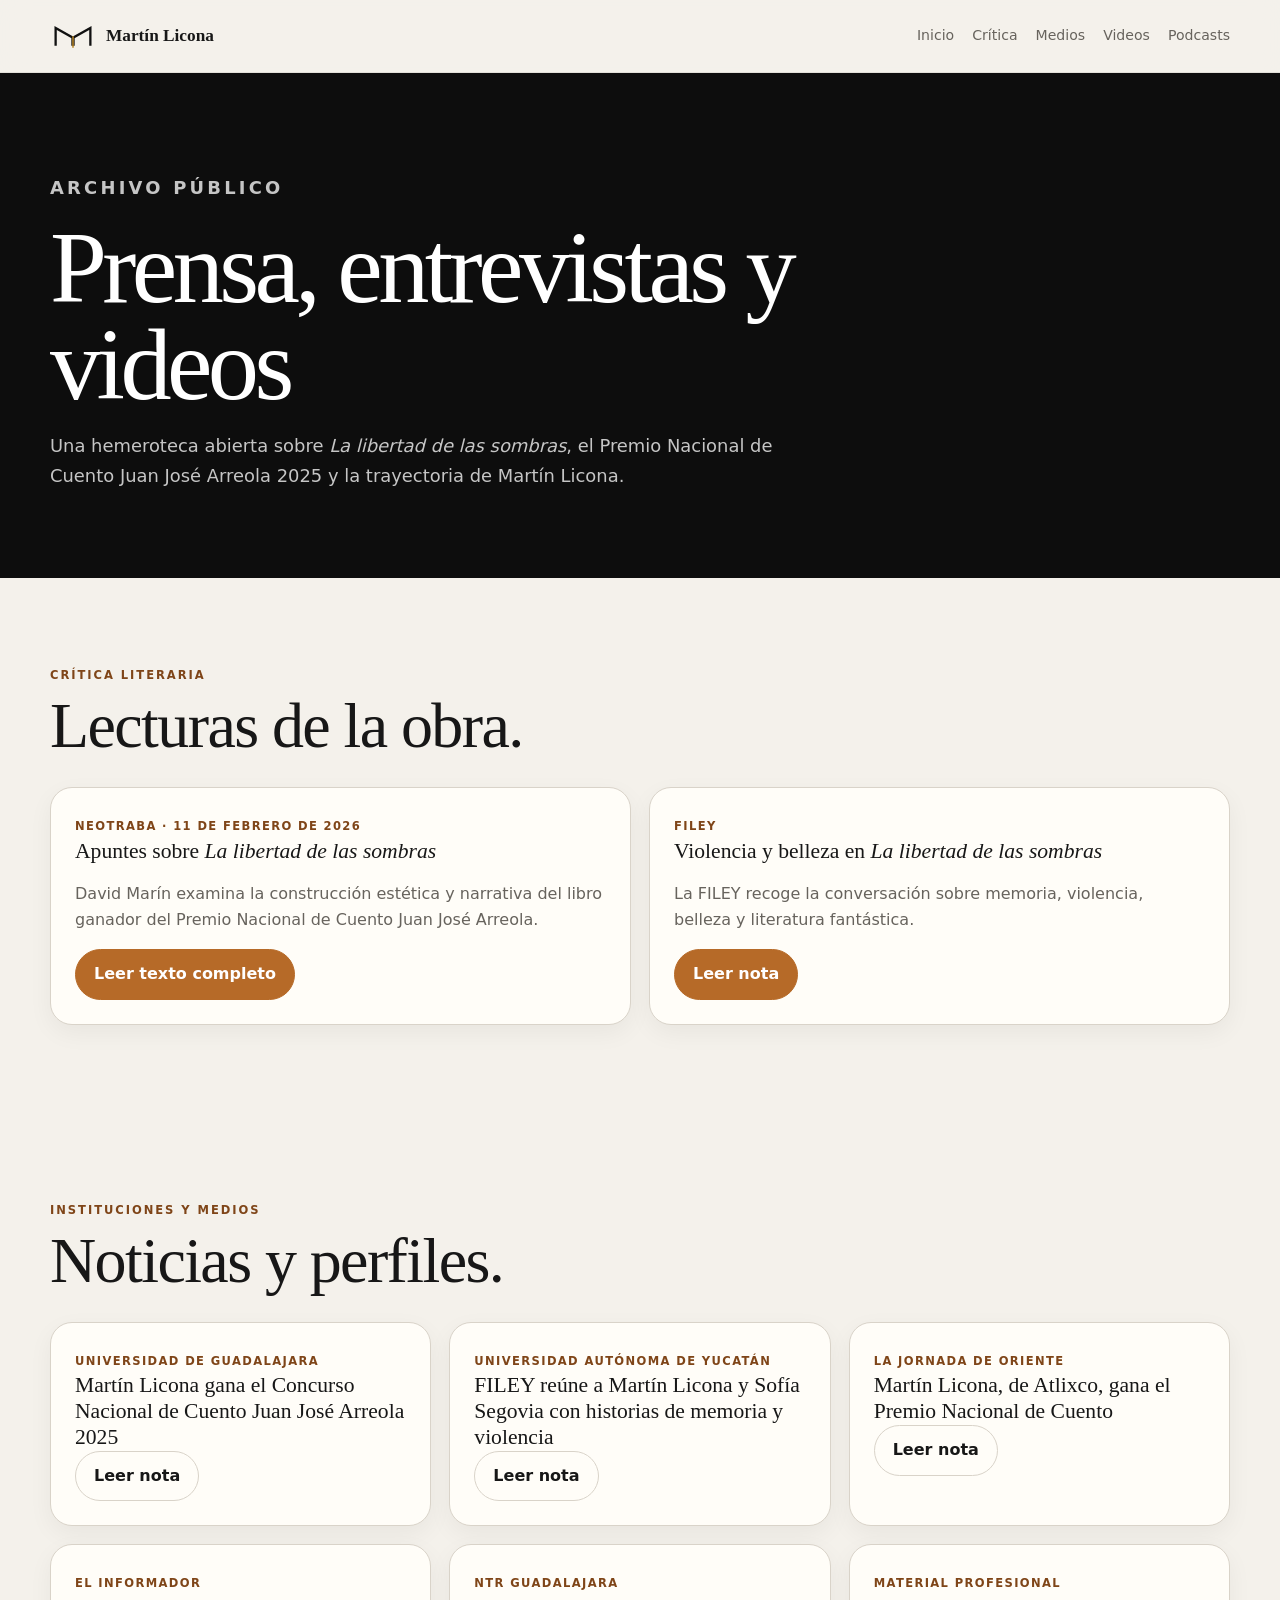
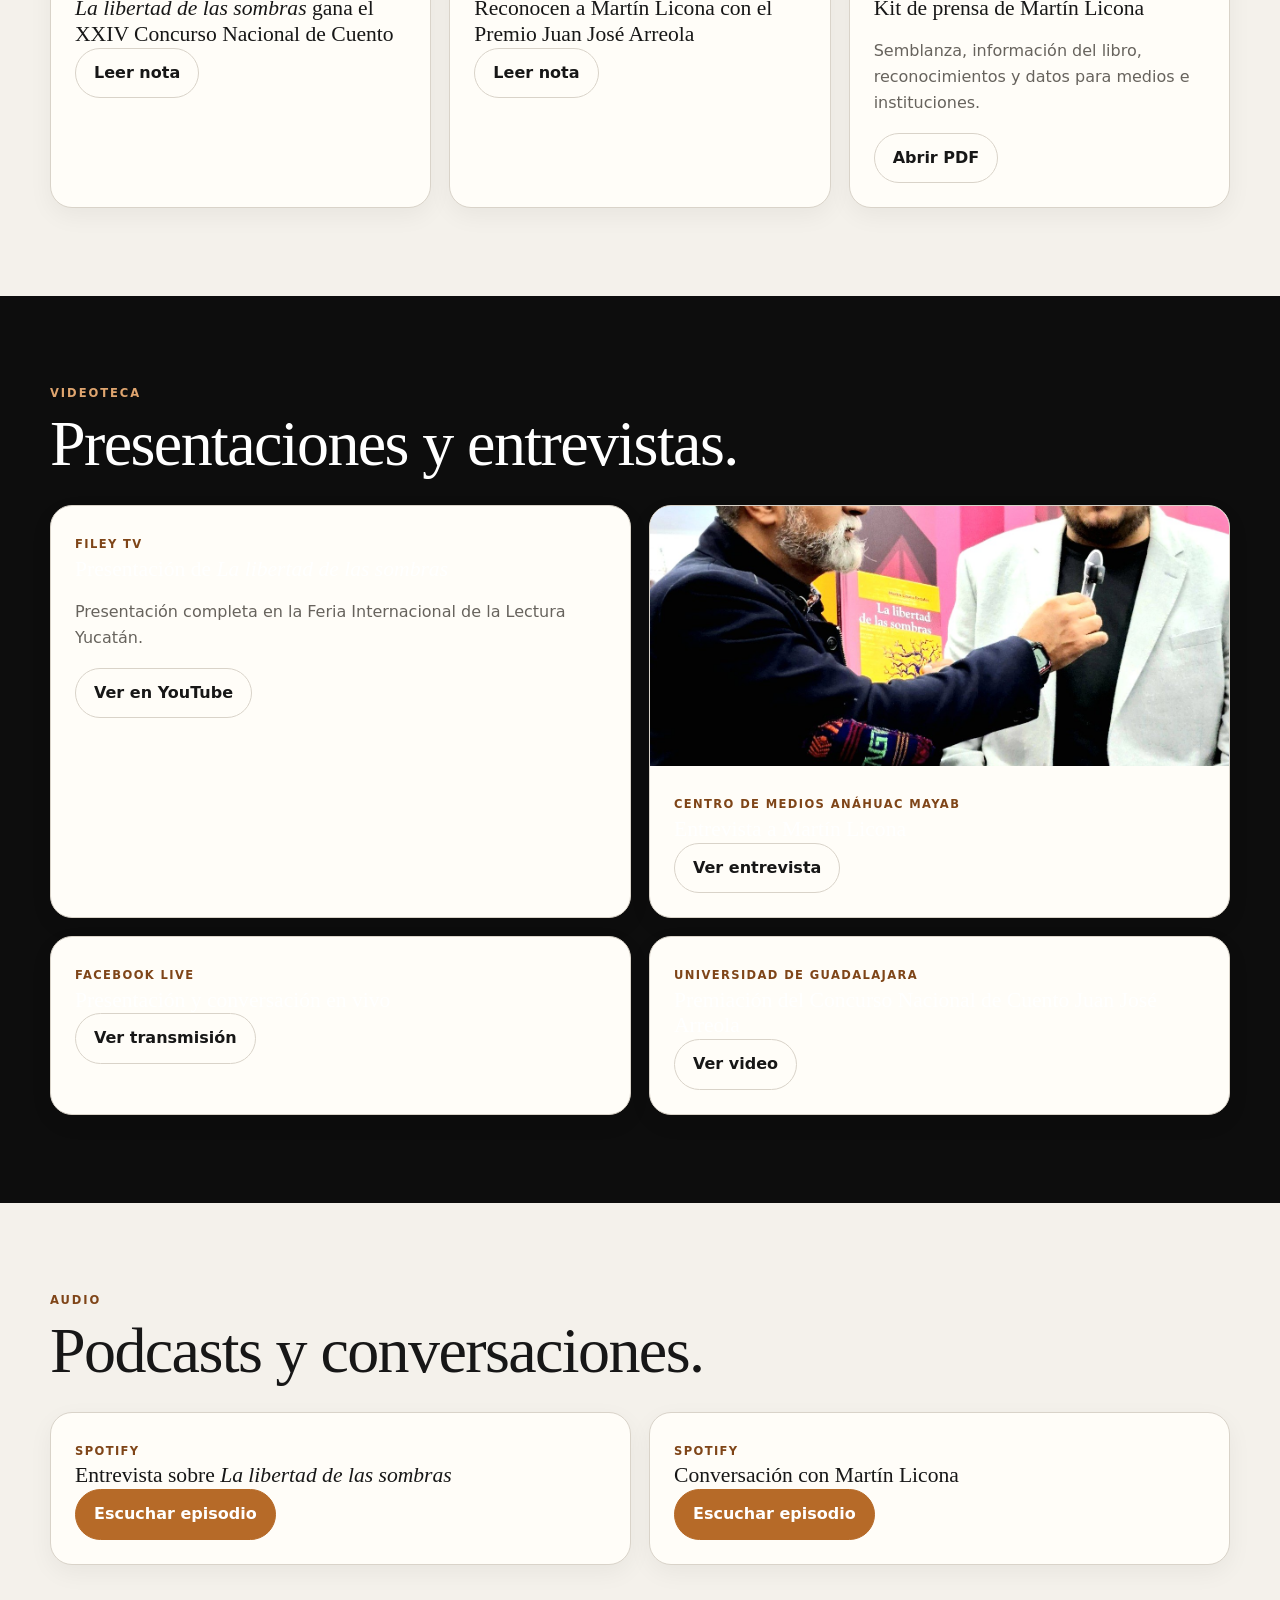
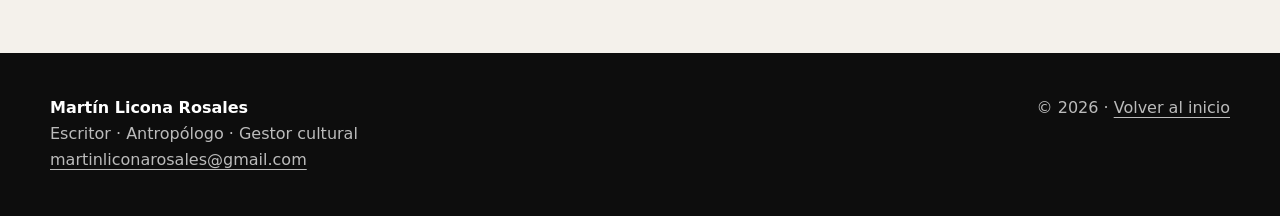
<file: prensa.html>
<!doctype html>
<html lang="es-MX">
<head>
<meta charset="utf-8">
<meta name="viewport" content="width=device-width, initial-scale=1">
<title>Prensa, entrevistas y videos | Martín Licona</title>
<meta name="description" content="Archivo de prensa, crítica literaria, entrevistas, podcasts y presentaciones de Martín Licona y La libertad de las sombras.">
<meta name="robots" content="index, follow, max-image-preview:large">
<link rel="canonical" href="https://martinlicona.com/prensa.html">
<link rel="icon" href="/favicon.svg" type="image/svg+xml">
<link rel="stylesheet" href="/style.css?v=20260730">

<meta property="og:type" content="website">
<meta property="og:locale" content="es_MX">
<meta property="og:title" content="Prensa, entrevistas y videos | Martín Licona">
<meta property="og:description" content="Crítica literaria, notas institucionales, entrevistas, podcasts y presentaciones de La libertad de las sombras.">
<meta property="og:url" content="https://martinlicona.com/prensa.html">
<meta property="og:image" content="https://martinlicona.com/prensa-entrevista.jpg">

<script async src="https://www.googletagmanager.com/gtag/js?id=G-5NNXHSB6NN"></script>
<script>
window.dataLayer=window.dataLayer||[];
function gtag(){dataLayer.push(arguments);}
gtag('js',new Date());
gtag('config','G-5NNXHSB6NN');
</script>
</head>
<body>

<header class="site-header">
  <div class="container nav">
    <a class="brand" href="/" aria-label="Martín Licona, inicio"><img src="/logo-martin-licona.svg" alt="" width="48" height="32"><span>Martín Licona</span></a>
    <button class="menu-toggle" aria-label="Abrir menú">Menú</button>
    <nav class="nav-links">
      <a href="/">Inicio</a>
      <a href="#critica">Crítica</a>
      <a href="#medios">Medios</a>
      <a href="#videos">Videos</a>
      <a href="#podcasts">Podcasts</a>
    </nav>
  </div>
</header>

<main>
<section class="page-hero">
  <div class="container">
    <p class="eyebrow">Archivo público</p>
    <h1>Prensa, entrevistas y videos</h1>
    <p>Una hemeroteca abierta sobre <em>La libertad de las sombras</em>, el Premio Nacional de Cuento Juan José Arreola 2025 y la trayectoria de Martín Licona.</p>
  </div>
</section>

<section class="section" id="critica">
  <div class="container reveal">
    <p class="kicker">Crítica literaria</p>
    <h2>Lecturas de la obra.</h2>
    <div class="grid-2" style="margin-top:28px">
      <article class="card">
        <div class="card-body">
          <span class="meta">NEOTRABA · 11 de febrero de 2026</span>
          <h3>Apuntes sobre <em>La libertad de las sombras</em></h3>
          <p>David Marín examina la construcción estética y narrativa del libro ganador del Premio Nacional de Cuento Juan José Arreola.</p>
          <a class="btn accent" href="https://neotraba.com/apuntes-sobre-la-libertad-de-las-sombras-martin-licona/" target="_blank" rel="noopener">Leer texto completo</a>
        </div>
      </article>
      <article class="card">
        <div class="card-body">
          <span class="meta">FILEY</span>
          <h3>Violencia y belleza en <em>La libertad de las sombras</em></h3>
          <p>La FILEY recoge la conversación sobre memoria, violencia, belleza y literatura fantástica.</p>
          <a class="btn accent" href="https://filey.org/blog/prensa/violencia-y-belleza-en-la-libertad-de-las-sombras/" target="_blank" rel="noopener">Leer nota</a>
        </div>
      </article>
    </div>
  </div>
</section>

<section class="section" id="medios">
  <div class="container reveal">
    <p class="kicker">Instituciones y medios</p>
    <h2>Noticias y perfiles.</h2>
    <div class="grid-3" style="margin-top:28px">
      <article class="card"><div class="card-body"><span class="meta">Universidad de Guadalajara</span><h3>Martín Licona gana el Concurso Nacional de Cuento Juan José Arreola 2025</h3><a class="btn soft" href="https://www.udg.mx/es/noticia/martin-licona-rosales-gana-el-concurso-nacional-de-cuento-juan-jose-arreola-2025" target="_blank" rel="noopener">Leer nota</a></div></article>
      <article class="card"><div class="card-body"><span class="meta">Universidad Autónoma de Yucatán</span><h3>FILEY reúne a Martín Licona y Sofía Segovia con historias de memoria y violencia</h3><a class="btn soft" href="https://uady.mx/noticias/url/filey-reune-martin-licona-sofia-segovia" target="_blank" rel="noopener">Leer nota</a></div></article>
      <article class="card"><div class="card-body"><span class="meta">La Jornada de Oriente</span><h3>Martín Licona, de Atlixco, gana el Premio Nacional de Cuento</h3><a class="btn soft" href="https://www.lajornadadeoriente.com.mx/noticias/estado/martin-licona-atlixco-gana-premio-nacional-cuento-juan-jose-arreola-2025/" target="_blank" rel="noopener">Leer nota</a></div></article>
      <article class="card"><div class="card-body"><span class="meta">El Informador</span><h3><em>La libertad de las sombras</em> gana el XXIV Concurso Nacional de Cuento</h3><a class="btn soft" href="https://www.informador.mx/cultura/La-libertad-de-las-sombras-gana-el-XXIV-Concurso-Nacional-de-Cuento-Juan-Jose-Arreola-2025-20251120-0057.html" target="_blank" rel="noopener">Leer nota</a></div></article>
      <article class="card"><div class="card-body"><span class="meta">NTR Guadalajara</span><h3>Reconocen a Martín Licona con el Premio Juan José Arreola</h3><a class="btn soft" href="https://web.ntrguadalajara.com/post.php?id_nota=233401" target="_blank" rel="noopener">Leer nota</a></div></article>
      <article class="card"><div class="card-body"><span class="meta">Material profesional</span><h3>Kit de prensa de Martín Licona</h3><p>Semblanza, información del libro, reconocimientos y datos para medios e instituciones.</p><a class="btn soft" href="/KIT%20DE%20PRENSA%20MLR.pdf" target="_blank" rel="noopener">Abrir PDF</a></div></article>
    </div>
  </div>
</section>

<section class="section dark" id="videos">
  <div class="container reveal">
    <p class="kicker">Videoteca</p>
    <h2>Presentaciones y entrevistas.</h2>
    <div class="grid-2" style="margin-top:28px">
      <article class="card"><div class="card-body"><span class="meta">FILEY TV</span><h3>Presentación de <em>La libertad de las sombras</em></h3><p>Presentación completa en la Feria Internacional de la Lectura Yucatán.</p><a class="btn soft" href="https://www.youtube.com/live/K5e3qRDDuYQ" target="_blank" rel="noopener">Ver en YouTube</a></div></article>
      <article class="card"><img src="/prensa-entrevista.jpg" alt="Entrevista a Martín Licona"><div class="card-body"><span class="meta">Centro de Medios Anáhuac Mayab</span><h3>Entrevista a Martín Licona</h3><a class="btn soft" href="https://youtu.be/drm-K2Q61ug" target="_blank" rel="noopener">Ver entrevista</a></div></article>
      <article class="card"><div class="card-body"><span class="meta">Facebook Live</span><h3>Presentación y conversación en vivo</h3><a class="btn soft" href="https://www.facebook.com/share/v/1C8aacUAZB/" target="_blank" rel="noopener">Ver transmisión</a></div></article>
      <article class="card"><div class="card-body"><span class="meta">Universidad de Guadalajara</span><h3>Premiación del Concurso Nacional de Cuento Juan José Arreola</h3><a class="btn soft" href="https://www.dailymotion.com/video/x9h0p2e" target="_blank" rel="noopener">Ver video</a></div></article>
    </div>
  </div>
</section>

<section class="section" id="podcasts">
  <div class="container reveal">
    <p class="kicker">Audio</p>
    <h2>Podcasts y conversaciones.</h2>
    <div class="grid-2" style="margin-top:28px">
      <article class="card"><div class="card-body"><span class="meta">Spotify</span><h3>Entrevista sobre <em>La libertad de las sombras</em></h3><a class="btn accent" href="https://open.spotify.com/episode/30kKUCFVSKB5nqKdL9Q4ra" target="_blank" rel="noopener">Escuchar episodio</a></div></article>
      <article class="card"><div class="card-body"><span class="meta">Spotify</span><h3>Conversación con Martín Licona</h3><a class="btn accent" href="https://open.spotify.com/episode/1DQSPHPHIvSrcWJTth6pAD" target="_blank" rel="noopener">Escuchar episodio</a></div></article>
    </div>
  </div>
</section>
</main>

<footer class="footer">
  <div class="container footer-row">
    <div><strong>Martín Licona Rosales</strong><br>Escritor · Antropólogo · Gestor cultural<br><a href="mailto:martinliconarosales@gmail.com">martinliconarosales@gmail.com</a></div>
    <div>© <span data-year></span> · <a href="/">Volver al inicio</a></div>
  </div>
</footer>
<script src="/script.js?v=20260730"></script>
</body>
</html>
</file>
<file: style.css>
:root{
  --bg:#f4f1eb;
  --surface:#fffdf8;
  --ink:#171717;
  --muted:#67635d;
  --line:#d9d3c9;
  --accent:#b66a28;
  --accent-dark:#7f4518;
  --black:#0d0d0d;
  --white:#ffffff;
  --radius:22px;
  --shadow:0 18px 50px rgba(28,22,15,.12);
  --max:1180px;
}

*{box-sizing:border-box}
html{scroll-behavior:smooth}
body{
  margin:0;
  background:var(--bg);
  color:var(--ink);
  font-family:Inter,system-ui,-apple-system,"Segoe UI",sans-serif;
  line-height:1.65;
}
img{display:block;max-width:100%}
a{color:inherit;text-decoration:none}
button{font:inherit}

.container{
  width:min(var(--max),calc(100% - 32px));
  margin:auto;
}

.site-header{
  position:sticky;
  top:0;
  z-index:50;
  background:rgba(244,241,235,.92);
  backdrop-filter:blur(14px);
  border-bottom:1px solid rgba(23,23,23,.08);
}

.nav{
  min-height:72px;
  display:flex;
  align-items:center;
  justify-content:space-between;
  gap:20px;
}

.brand{
  font-family:Georgia,"Times New Roman",serif;
  font-size:1.08rem;
  font-weight:700;
}

.nav-links{
  display:flex;
  align-items:center;
  gap:18px;
  color:var(--muted);
  font-size:.88rem;
}

.nav-links a:hover{color:var(--ink)}
.menu-toggle{
  display:none;
  border:1px solid var(--line);
  background:var(--surface);
  border-radius:12px;
  padding:8px 11px;
  cursor:pointer;
}

.hero{
  position:relative;
  min-height:78vh;
  display:grid;
  align-items:end;
  overflow:hidden;
  background:var(--black);
}

.hero img{
  position:absolute;
  inset:0;
  width:100%;
  height:100%;
  object-fit:cover;
  object-position:center 28%;
  filter:saturate(.88) contrast(1.04);
}

.hero::after{
  content:"";
  position:absolute;
  inset:0;
  background:
    linear-gradient(90deg,rgba(0,0,0,.82) 0%,rgba(0,0,0,.48) 48%,rgba(0,0,0,.13) 76%),
    linear-gradient(0deg,rgba(0,0,0,.7),transparent 60%);
}

.hero-content{
  position:relative;
  z-index:2;
  max-width:760px;
  padding:92px 0 76px;
  color:var(--white);
}

.eyebrow{
  margin:0 0 16px;
  font-size:.73rem;
  letter-spacing:.18em;
  text-transform:uppercase;
  font-weight:800;
  color:#e4c7aa;
}

h1,h2,h3{
  font-family:Georgia,"Times New Roman",serif;
  font-weight:400;
}

h1{
  margin:0;
  font-size:clamp(3rem,8vw,6.4rem);
  line-height:.95;
  letter-spacing:-.045em;
}

.hero-lead{
  max-width:690px;
  margin:22px 0 0;
  font-size:clamp(1.12rem,2.4vw,1.5rem);
  color:rgba(255,255,255,.88);
}

.actions{
  display:flex;
  flex-wrap:wrap;
  gap:12px;
  margin-top:30px;
}

.btn{
  display:inline-flex;
  align-items:center;
  justify-content:center;
  min-height:48px;
  padding:11px 18px;
  border-radius:999px;
  border:1px solid var(--ink);
  background:var(--ink);
  color:var(--white);
  font-weight:750;
  transition:.2s ease;
}

.btn:hover{transform:translateY(-2px)}
.btn.light{background:var(--white);color:var(--black);border-color:var(--white)}
.btn.outline{background:transparent;color:var(--white);border-color:rgba(255,255,255,.55)}
.btn.accent{background:var(--accent);border-color:var(--accent)}
.btn.soft{background:transparent;color:var(--ink);border-color:var(--line)}

.section{padding:88px 0}
.section.compact{padding:60px 0}
.section.dark{background:var(--black);color:var(--white)}
.section-head{
  display:flex;
  align-items:end;
  justify-content:space-between;
  gap:24px;
  margin-bottom:30px;
}

.kicker{
  margin:0 0 7px;
  color:var(--accent-dark);
  font-size:.72rem;
  font-weight:850;
  letter-spacing:.17em;
  text-transform:uppercase;
}

.dark .kicker{color:#dfa56f}

.section h2{
  margin:0;
  font-size:clamp(2.1rem,5vw,4rem);
  line-height:1.05;
  letter-spacing:-.025em;
}

.section-intro{
  max-width:720px;
  margin:15px 0 0;
  color:var(--muted);
}

.dark .section-intro{color:rgba(255,255,255,.68)}

.grid-2,.grid-3,.grid-4{
  display:grid;
  gap:18px;
}
.grid-2{grid-template-columns:repeat(2,minmax(0,1fr))}
.grid-3{grid-template-columns:repeat(3,minmax(0,1fr))}
.grid-4{grid-template-columns:repeat(4,minmax(0,1fr))}

.card{
  border:1px solid var(--line);
  background:var(--surface);
  border-radius:var(--radius);
  overflow:hidden;
  box-shadow:0 8px 24px rgba(28,22,15,.05);
}

.card-body{padding:24px}
.card img{
  width:100%;
  height:260px;
  object-fit:cover;
}

.card h3{
  margin:0;
  font-size:1.35rem;
  line-height:1.2;
}
.card p{color:var(--muted)}
.card .meta{
  color:var(--accent-dark);
  font-size:.72rem;
  font-weight:850;
  text-transform:uppercase;
  letter-spacing:.12em;
}

.split{
  display:grid;
  grid-template-columns:1.05fr .95fr;
  gap:34px;
  align-items:center;
}

.split img{
  width:100%;
  min-height:520px;
  object-fit:cover;
  border-radius:28px;
  box-shadow:var(--shadow);
}

.stat{
  padding:25px;
  border-top:1px solid var(--line);
}
.stat strong{
  display:block;
  font-family:Georgia,serif;
  font-size:2.4rem;
  color:var(--accent-dark);
}
.stat span{color:var(--muted)}

.quote{
  margin:0;
  font-family:Georgia,serif;
  font-size:clamp(1.6rem,4vw,3rem);
  line-height:1.3;
}

.timeline{
  display:grid;
  gap:12px;
}
.timeline article{
  display:grid;
  grid-template-columns:140px 1fr;
  gap:20px;
  padding:18px 0;
  border-top:1px solid var(--line);
}
.timeline strong{color:var(--accent-dark)}

.footer{
  padding:42px 0;
  background:var(--black);
  color:rgba(255,255,255,.72);
}
.footer-row{
  display:flex;
  justify-content:space-between;
  gap:20px;
  flex-wrap:wrap;
}
.footer strong{color:var(--white)}
.footer a{text-decoration:underline;text-underline-offset:4px}

.page-hero{
  padding:100px 0 70px;
  background:var(--black);
  color:var(--white);
}
.page-hero h1{max-width:900px}
.page-hero p{
  max-width:740px;
  color:rgba(255,255,255,.76);
  font-size:1.12rem;
}

.method-card{
  padding:24px;
  border:1px solid var(--line);
  border-radius:18px;
  background:var(--surface);
}
.method-card strong{
  display:block;
  margin-bottom:7px;
  font-family:Georgia,serif;
  font-size:1.25rem;
}

.info-grid{
  display:grid;
  grid-template-columns:repeat(2,minmax(0,1fr));
  gap:14px;
}
.info-box{
  padding:22px;
  border:1px solid var(--line);
  border-radius:18px;
  background:var(--surface);
}
.info-box small{
  display:block;
  color:var(--accent-dark);
  font-weight:850;
  letter-spacing:.12em;
  text-transform:uppercase;
}
.info-box strong{
  display:block;
  margin-top:5px;
  font-family:Georgia,serif;
  font-size:1.32rem;
}

.price{
  font-family:Georgia,serif;
  font-size:clamp(2.7rem,6vw,5rem);
  line-height:1;
  color:var(--accent-dark);
}

.notice{
  padding:24px;
  border:1px solid rgba(182,106,40,.42);
  background:#f4e4d5;
  border-radius:18px;
}

.faq details{
  border-top:1px solid var(--line);
  padding:17px 0;
}
.faq summary{
  cursor:pointer;
  font-weight:750;
}
.faq p{color:var(--muted)}

.gallery{
  display:grid;
  grid-template-columns:1.2fr .8fr .8fr;
  gap:12px;
}
.gallery img{
  width:100%;
  height:360px;
  object-fit:cover;
  border-radius:18px;
}
.gallery img:first-child{grid-row:span 2;height:732px}

.reveal{
  opacity:0;
  transform:translateY(22px);
  transition:.7s ease;
}
.reveal.visible{
  opacity:1;
  transform:none;
}

@media(max-width:900px){
  .nav-links{
    position:absolute;
    top:72px;
    left:16px;
    right:16px;
    display:none;
    flex-direction:column;
    align-items:flex-start;
    padding:18px;
    border:1px solid var(--line);
    border-radius:16px;
    background:var(--surface);
    box-shadow:var(--shadow);
  }
  .nav-links.open{display:flex}
  .menu-toggle{display:block}
  .grid-3,.grid-4{grid-template-columns:1fr 1fr}
  .split{grid-template-columns:1fr}
  .gallery{grid-template-columns:1fr 1fr}
  .gallery img,.gallery img:first-child{height:360px;grid-row:auto}
}

@media(max-width:640px){
  .container{width:min(100% - 22px,var(--max))}
  .hero{min-height:84vh}
  .hero img{object-position:58% center}
  .hero-content{padding:110px 0 52px}
  .section{padding:64px 0}
  .grid-2,.grid-3,.grid-4,.info-grid,.gallery{grid-template-columns:1fr}
  .gallery img,.gallery img:first-child{height:320px}
  .timeline article{grid-template-columns:1fr;gap:4px}
  .section-head{align-items:flex-start;flex-direction:column}
}

/* Identidad definitiva Martín Licona */
.brand{
  display:inline-flex;
  align-items:center;
  gap:10px;
  font-family:Georgia,"Times New Roman",serif;
  font-size:1.08rem;
  font-weight:700;
}
.brand img{
  width:46px;
  height:32px;
  object-fit:contain;
  flex:none;
}
.email-note{
  margin:18px 0 0;
  color:rgba(255,255,255,.78);
  font-size:.96rem;
}
.email-note a{
  color:#E5B56E;
  text-decoration:underline;
  text-underline-offset:4px;
}
.footer a{
  color:inherit;
}
@media(max-width:640px){
  .brand span{font-size:.98rem}
  .brand img{width:40px}
}
</file>
